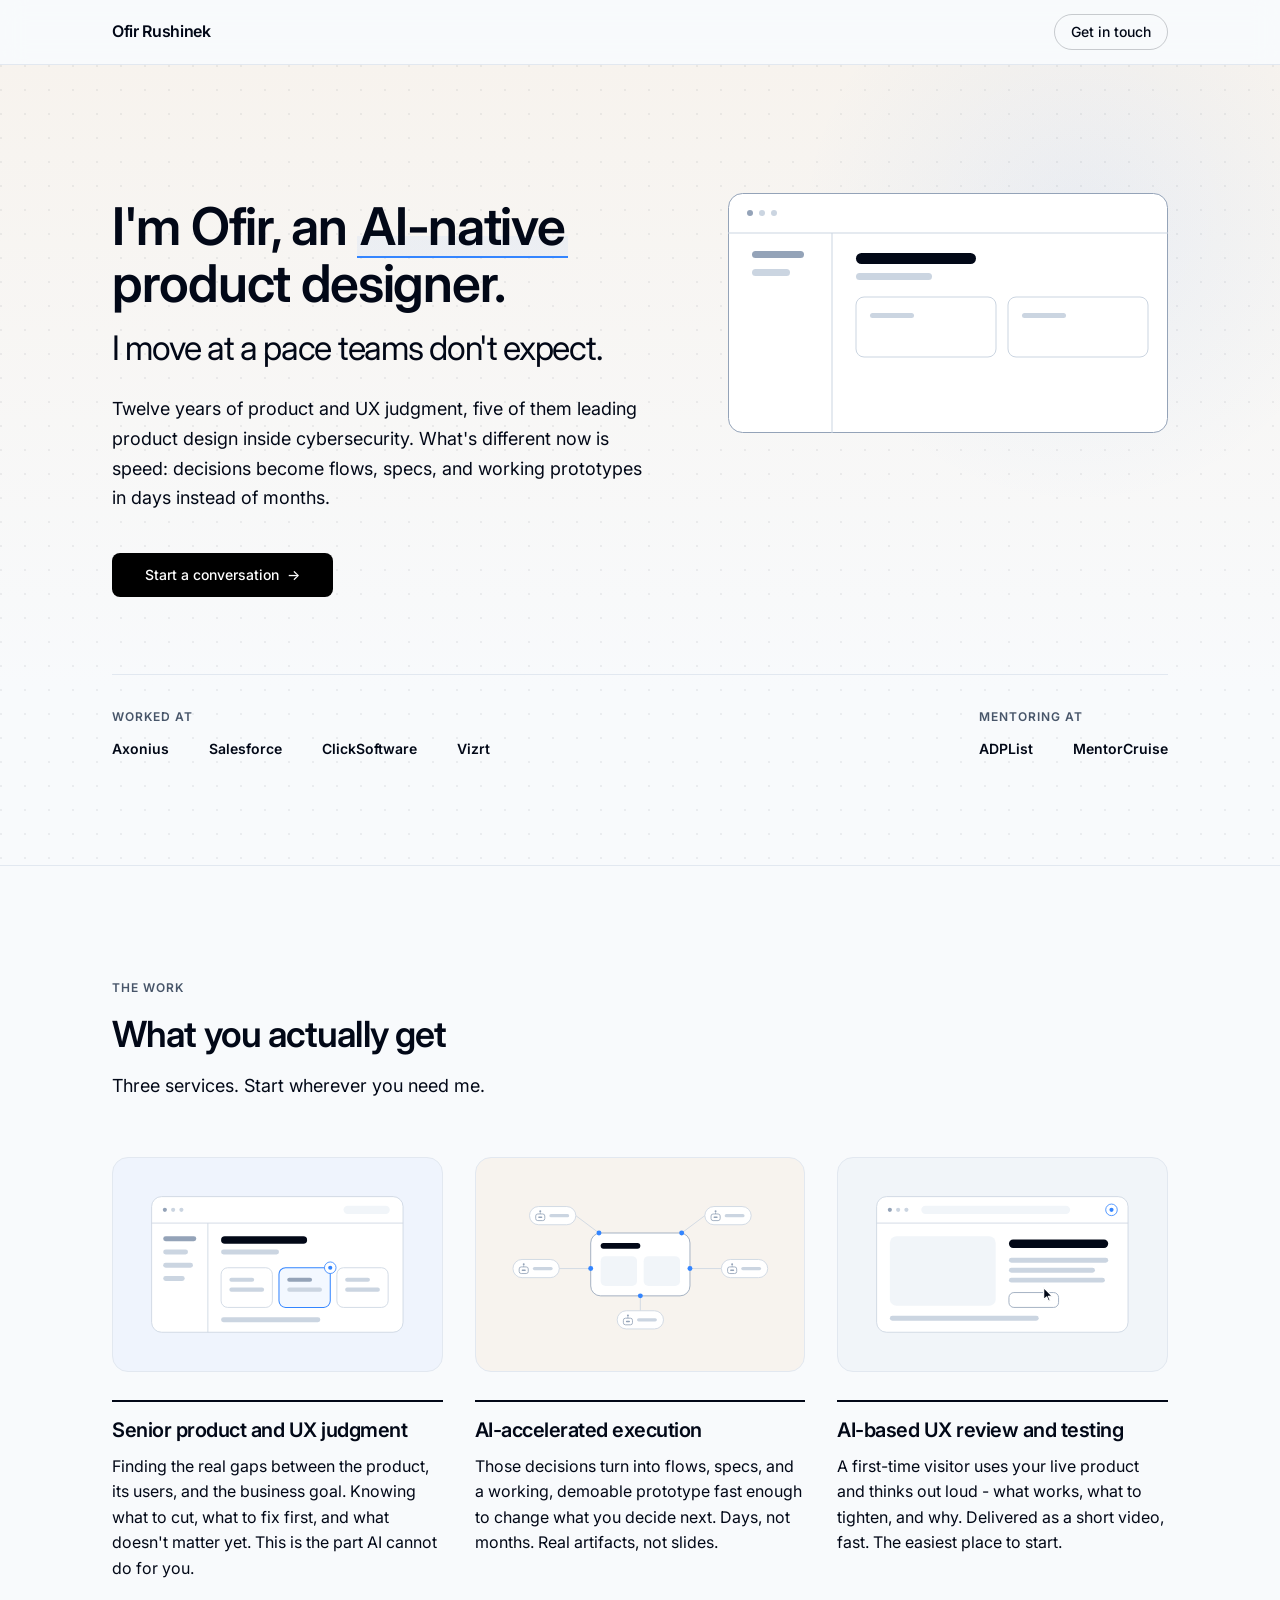
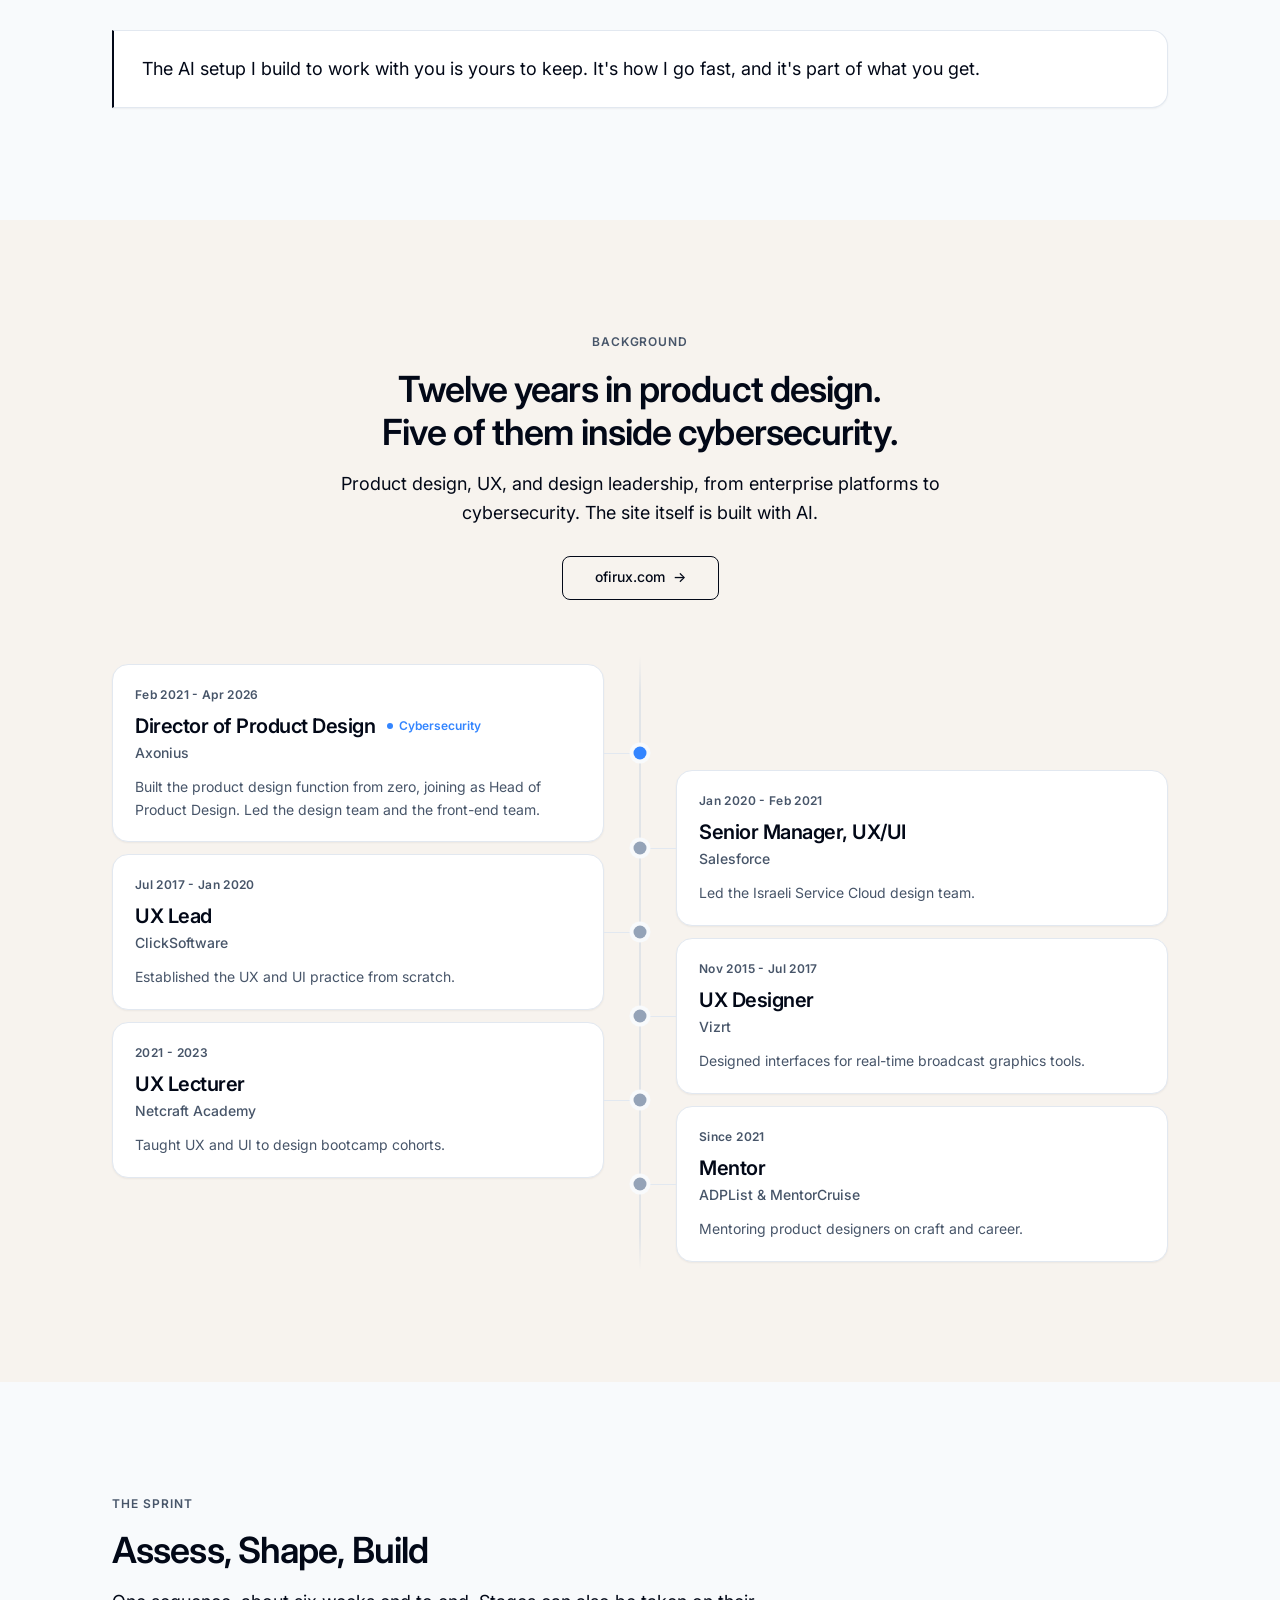
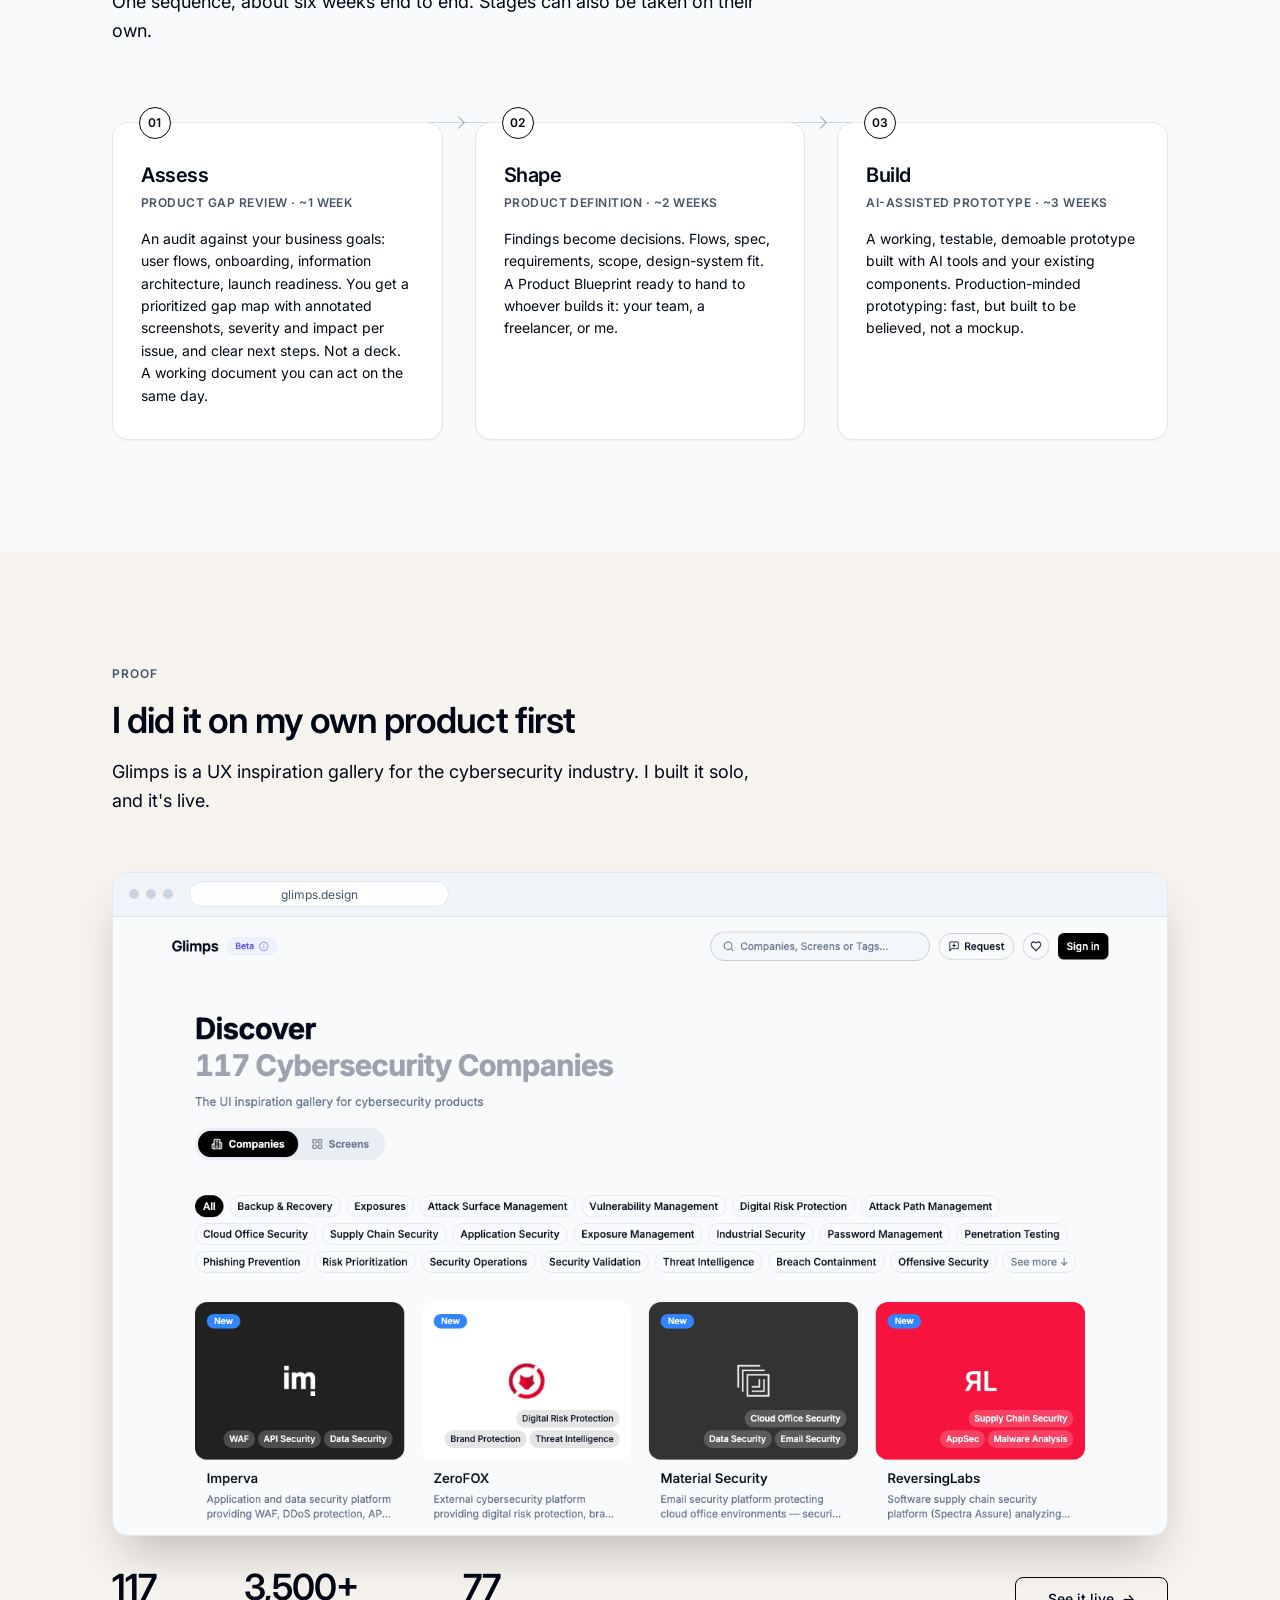
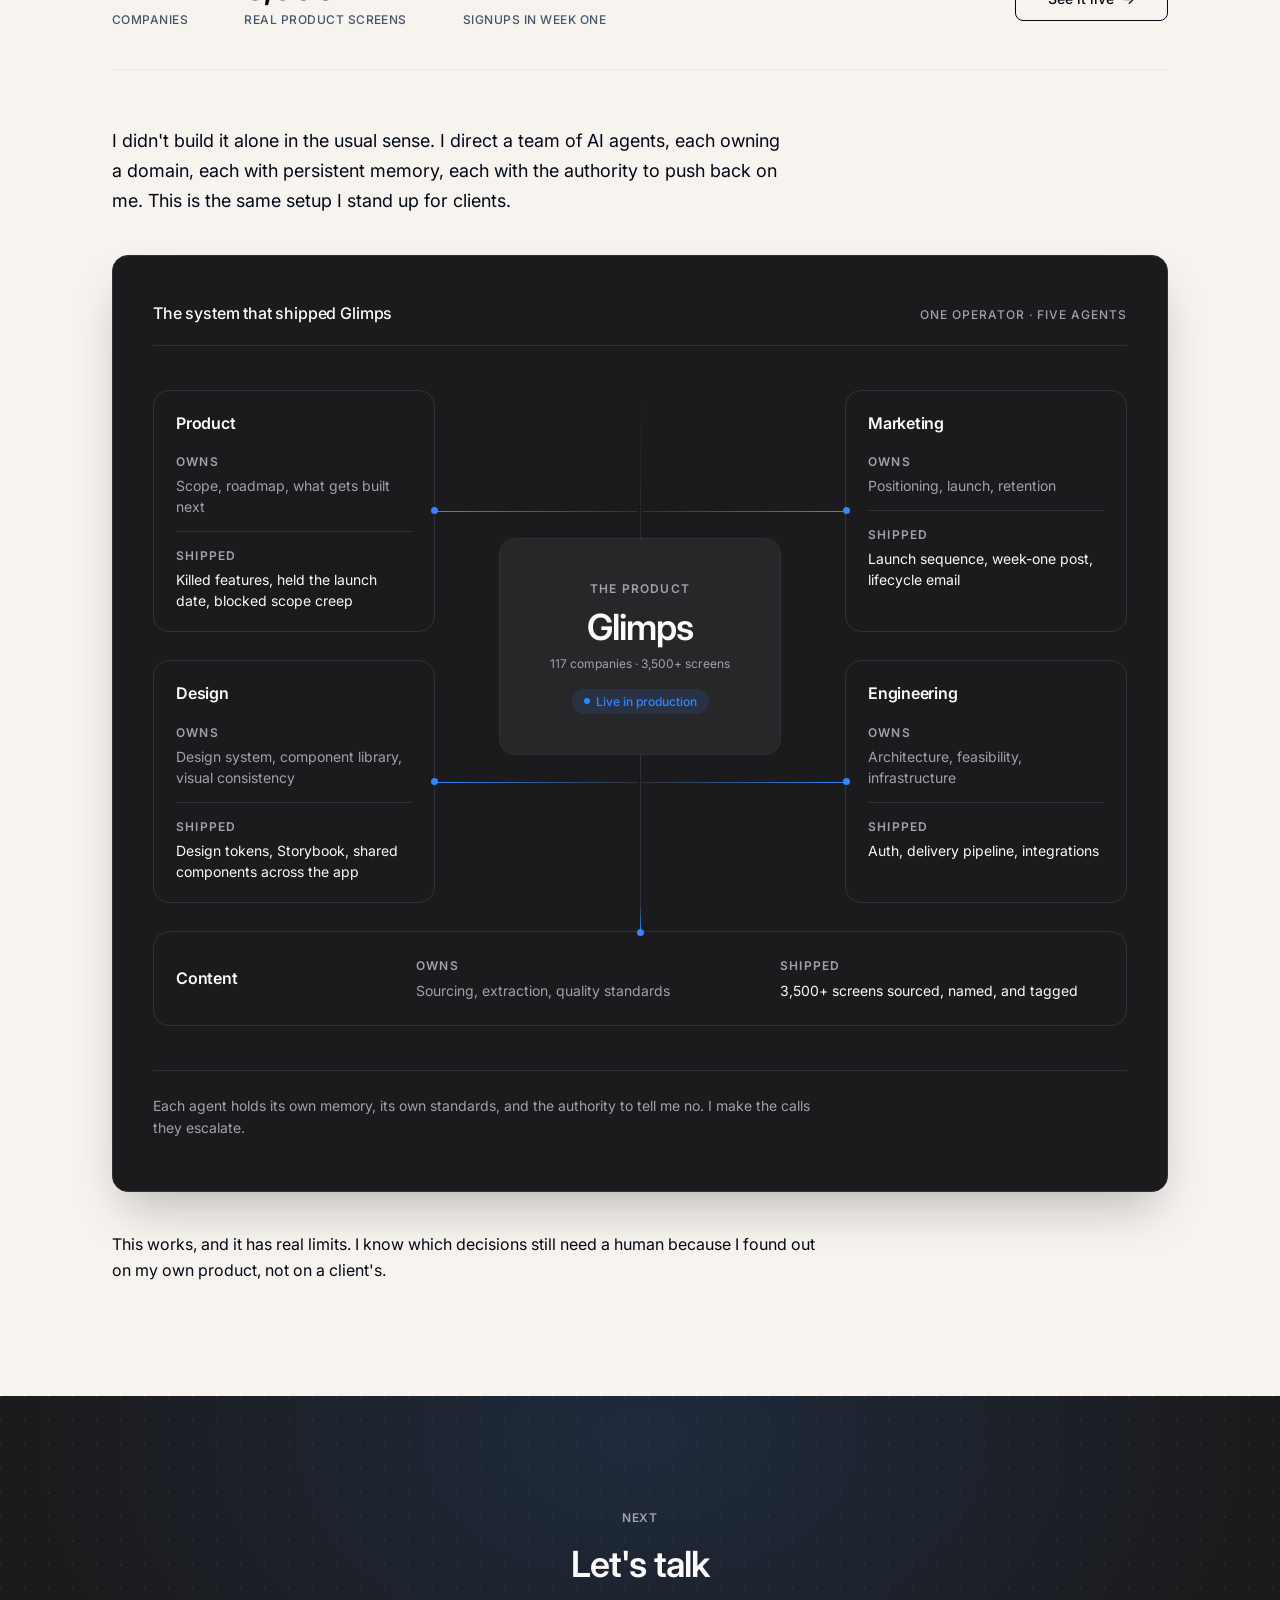
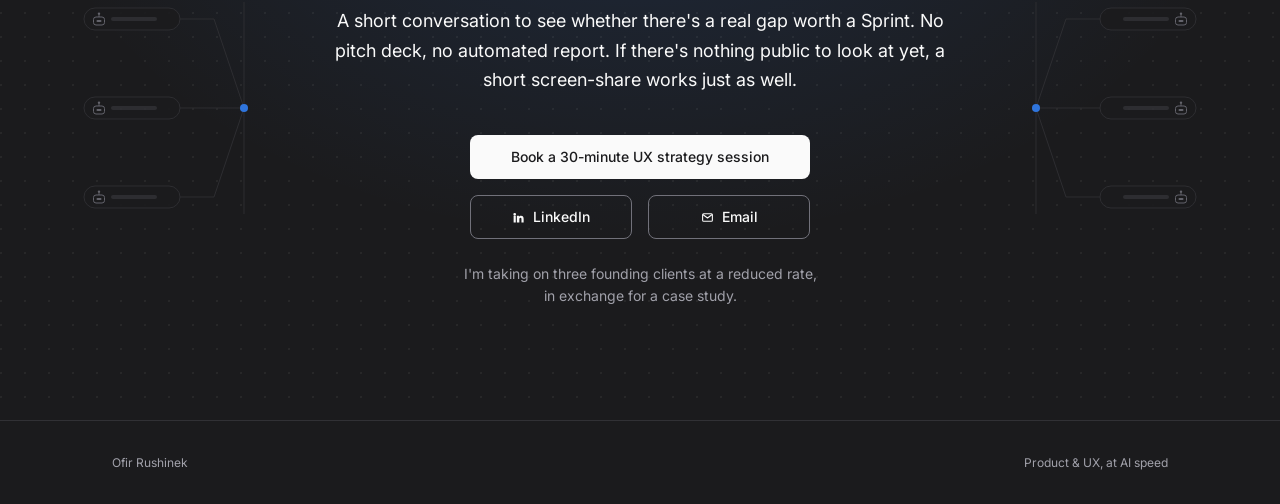
<file: index.html>
<!DOCTYPE html>
<html lang="en">
<head>
<meta charset="UTF-8">
<meta name="viewport" content="width=device-width, initial-scale=1.0">
<meta name="robots" content="noindex, nofollow">
<title>Ofir Rushinek - AI Product Acceleration</title>
<meta name="description" content="A product design leader with twelve years of experience, five of them inside cybersecurity. Senior product and UX judgment, executed at AI speed. Assess, shape, and build your product forward in weeks, not months.">
<meta name="theme-color" content="#F8FAFC">
<link rel="preconnect" href="https://fonts.googleapis.com">
<link rel="preconnect" href="https://fonts.gstatic.com" crossorigin>
<!-- Inter: the Glimps design system typeface (design-system.md, sec. 2.1) -->
<link href="https://fonts.googleapis.com/css2?family=Inter:wght@400;500;600&display=swap" rel="stylesheet">
<link rel="stylesheet" href="styles.css?v=202607281529">
</head>
<body>

<!-- ==========================================================================
     SPRITE - the one agent mark, defined once and referenced everywhere.
     Round 4: Ofir asked for the surrounding nodes on the "AI-accelerated
     execution" art to read as agents rather than floating labels. Rather than
     drawing a different glyph per place, one mark is defined here and <use>d
     by the hero animation's prompt rows, the pillar-2 art, the third door
     illustration and the contact close. Deliberately geometric: a rounded
     head with a centred bar and a single antenna dot. No eyes, no mascot.
     It inherits currentColor, so each surface sets its own value in CSS.
     ========================================================================== -->
<svg class="sprite" width="0" height="0" aria-hidden="true" focusable="false"><defs>
  <g id="agent-mark">
    <circle cx="6" cy="1.2" r="1.2" fill="currentColor"/>
    <path d="M6 2.6v1.9" stroke="currentColor"/>
    <rect x="0.5" y="4.5" width="11" height="8" rx="2.5" stroke="currentColor"/>
    <rect x="3.5" y="7.6" width="5" height="1.8" rx="0.9" fill="currentColor"/>
  </g>
</defs></svg>

<header class="site-header">
  <div class="wrap header-inner">
    <span class="wordmark">Ofir Rushinek</span>
    <a class="nav-cta" href="#contact">Get in touch</a>
  </div>
</header>

<main>

<!-- ==========================================================================
     HERO
     H1 (Ofir, round 6 - his name is now in the headline):
       I'm Ofir, an AI-native product designer.
       I move at a pace teams don't expect.
     The AI fragment stays wrapped in <em class="ai-mark"> - that highlight is
     how the AI signal is made visual without breaking the black-text rule.

     ROUND 6 - THE TWO SENTENCES ARE NO LONGER THE SAME SIZE. Sentence one is
     the identity statement and carries the focus; sentence two is the
     supporting claim and steps down to 0.65 of it. Still ONE h1 semantically:
     the step is applied to a <span>, not to a second element, so the outline
     is unchanged and a screen reader still reads one heading.
     The header wordmark already says "Ofir Rushinek", so "I'm Ofir" reads as
     an introduction rather than a repetition.
     ========================================================================== -->
<section class="hero">
  <div class="wrap hero-inner">

    <div class="hero-copy">
      <!-- The two <br> elements are load-bearing, not decoration. They break
           each sentence at a measured point instead of wherever the browser
           decides. (Chrome's text-wrap:balance silently gives up on any line
           containing an inline element, which is what produced the ragged
           one-word drop in round 1.)

           ROUND 6 - RE-MEASURED FROM SCRATCH. Round 4's numbers were taken
           against a 492px copy column and both sentences at 52px; the column
           is now 544px and sentence two is 0.65em. Nothing was reused.
           All widths below are Inter with the real -0.025em tracking, and
           every "fits" allows a further 6% for the fallback typeface.

           SENTENCE 1, weight 600, 52px. Whole: 15.934em = 829px, so it has to
           break inside a 544px column. Three candidate breaks were measured:
             after "AI-native"  440px / 380px   <- used
             after "an"         225px / 594px   (594px overflows 544px)
             after "Ofir,"      165px / 657px   (overflows)
           Only the first fits, and it is also the break round 4 already used,
           so the AI highlight still lands at the end of a line.
           440px + 6% = 466px inside 544px: 78px spare.

           SENTENCE 2, weight 400, 0.65em = 33.8px. Whole: 14.185em = 480px,
           +6% = 508px, which CLEARS the 544px column with 36px spare. So on
           a wide screen it is one unbroken line and the headline reads
           2 heavy lines + 1 light one - which is what makes the size step
           read as hierarchy rather than as two stanzas. Its break is
           therefore .hero-br-narrow: needed only below 620px, where the whole
           headline goes to four lines.

           If the headline copy changes, re-measure. Do not reuse these. -->
      <h1 class="hero-title">
        <span class="line">I'm Ofir, an <em class="ai-mark">AI-native</em><br class="hero-br"> product designer.</span>
        <span class="line line-2">I move at a pace<br class="hero-br-narrow"> teams don't expect.</span>
      </h1>

      <p class="hero-sub">Twelve years of product and UX judgment, five of them leading product design inside cybersecurity. What's different now is speed: decisions become flows, specs, and working prototypes in days instead of months.</p>

      <div class="hero-actions">
        <a class="btn btn-primary" href="#contact">Start a conversation <span class="arrow" aria-hidden="true">&rarr;</span></a>
      </div>
    </div>

    <!-- ----------------------------------------------------------------------
         THE HERO GRAPHIC (round 4). A product surface that rebuilds itself as
         direction is typed at it, on a continuous 14s loop.

         Sequence, three times per cycle: a prompt row fades in, its bars type
         on left to right, an accent hairline sweeps the surface, then the
         surface visibly responds. Beat 1 expands the title and adds navigation
         rows; beat 2 duplicates the tiles into a second row and drops their
         height; beat 3 shifts the column widths, flags one tile and adds a
         review pin. Then the prompts clear and the surface eases back to base.

         ROUND 5 - THE PROMPT ROWS CARRY NO LITERAL COPY. They were real
         sentences; they are now skeleton bars in the same rounded grey bar
         vocabulary the wireframe above already uses for its own content.
         Readable sentences invited the viewer to read and judge them, which
         pulled attention off the surface that is actually changing, and the
         surface is the entire point. Two bars per row, the second shorter, so
         a row reads as a wrapped instruction rather than as a progress bar.
         The agent mark stays: it is what identifies the row as direction
         arriving rather than as more wireframe.

         Pure CSS keyframes on inline SVG. No JavaScript, no library, no build
         step. Nothing that animates affects document layout: the SVG has a
         fixed intrinsic ratio and all three prompt rows are always in the flow
         at full height, only their opacity changes. So the loop cannot cause
         layout shift at any point.

         Reduced motion and print both get a static, fully composed final
         state - see the shared block at the end of styles.css section 5.

         The wireframe elements carry .bs (shared timing) plus one class per
         animated part, so the timeline is readable in one place in the CSS.
         --------------------------------------------------------------------- -->
    <!-- role="img" plus one label is the whole accessible name: the graphic is
         a single illustration, and its parts carry no information on their own.
         The label describes the MECHANIC, which is what the graphic argues, and
         it no longer quotes any sentence, because there are none to quote. -->
    <div class="hero-art" role="img"
         aria-label="An animated wireframe of a product screen. Three short instructions are typed at it in turn, and after each one the screen rebuilds itself: the heading grows, the tiles duplicate into a grid, the column widths shift, and one card is flagged for review.">

      <svg class="build-screen" viewBox="0 0 440 240" fill="none" xmlns="http://www.w3.org/2000/svg">
        <defs>
          <clipPath id="build-clip"><rect x="0" y="0" width="440" height="240" rx="14"/></clipPath>
        </defs>

        <rect x="0.5" y="0.5" width="439" height="239" rx="14" fill="var(--card)" stroke="var(--line-strong)"/>

        <!-- chrome -->
        <path d="M0 40h440" stroke="var(--line)"/>
        <circle cx="22" cy="20" r="3" fill="var(--line-strong)"/>
        <circle cx="34" cy="20" r="3" fill="var(--line)"/>
        <circle cx="46" cy="20" r="3" fill="var(--line)"/>
        <rect class="bs bs-chip" x="352" y="13" width="66" height="14" rx="7" fill="var(--tone-neutral)"/>

        <!-- navigation rail: two rows at rest, four after beat 1 -->
        <path d="M104 40v200" stroke="var(--line)"/>
        <rect x="24" y="58" width="52" height="7" rx="3.5" fill="var(--line-strong)"/>
        <rect x="24" y="76" width="38" height="7" rx="3.5" fill="var(--line)"/>
        <rect class="bs bs-rail-a" x="24" y="94" width="46" height="7" rx="3.5" fill="var(--line)"/>
        <rect class="bs bs-rail-b" x="24" y="112" width="32" height="7" rx="3.5" fill="var(--line)"/>

        <!-- heading block: expands on beat 1 -->
        <rect class="bs bs-title" x="128" y="60" width="120" height="11" rx="5.5" fill="var(--foreground)"/>
        <rect class="bs bs-sub" x="128" y="80" width="76" height="7" rx="3.5" fill="var(--line)"/>

        <!-- row one: present from the start. Widths shift on beat 3. -->
        <g class="bs-g1">
          <rect class="bs bs-t1" x="128" y="104" width="140" height="60" rx="8" stroke="var(--line)"/>
          <rect x="142" y="120" width="44" height="5" rx="2.5" fill="var(--line)"/>
        </g>
        <g class="bs bs-g2">
          <rect class="bs bs-t2" x="280" y="104" width="140" height="60" rx="8" stroke="var(--line)"/>
          <rect x="294" y="120" width="44" height="5" rx="2.5" fill="var(--line)"/>
        </g>

        <!-- row two: duplicated in on beat 2 -->
        <g class="bs bs-g3">
          <rect class="bs bs-t3" x="128" y="168" width="140" height="52" rx="8" stroke="var(--line)"/>
          <rect x="142" y="184" width="44" height="5" rx="2.5" fill="var(--line)"/>
        </g>
        <g class="bs bs-g4">
          <rect class="bs bs-t4" x="280" y="168" width="140" height="52" rx="8" stroke="var(--line)"/>
          <rect x="294" y="184" width="44" height="5" rx="2.5" fill="var(--line)"/>
        </g>

        <!-- review pin: the same mark the pillar-1 art already uses -->
        <g class="bs bs-pin">
          <circle cx="420" cy="168" r="8" fill="var(--card)" stroke="var(--accent)"/>
          <circle cx="420" cy="168" r="3" fill="var(--accent)"/>
        </g>

        <!-- the "thinking" beat: one accent hairline sweeping the surface -->
        <g clip-path="url(#build-clip)">
          <rect class="bs bs-scan" x="1" y="41" width="438" height="2" fill="var(--accent)"/>
        </g>
      </svg>

      <!-- aria-hidden because the parent already carries the full description.
           Without it a screen reader can still reach a three item list whose
           items have no text, which is worse than silence. -->
      <ul class="build-prompts" aria-hidden="true">
        <li class="bs build-prompt bp1">
          <svg class="agent-mark" viewBox="0 0 12 13" fill="none"><use href="#agent-mark"/></svg>
          <span class="bp-lines"><i class="bs bp-bar bt1a"></i><i class="bs bp-bar bt1b"></i></span>
        </li>
        <li class="bs build-prompt bp2">
          <svg class="agent-mark" viewBox="0 0 12 13" fill="none"><use href="#agent-mark"/></svg>
          <span class="bp-lines"><i class="bs bp-bar bt2a"></i><i class="bs bp-bar bt2b"></i></span>
        </li>
        <li class="bs build-prompt bp3">
          <svg class="agent-mark" viewBox="0 0 12 13" fill="none"><use href="#agent-mark"/></svg>
          <span class="bp-lines"><i class="bs bp-bar bt3a"></i><i class="bs bp-bar bt3b"></i></span>
        </li>
      </ul>
    </div>

    <!-- Glance-level credibility. The substance lives in the Background
         section further down; this strip only has to answer "who is this".
         It spans the full width beneath both hero columns, because three
         inline credentials cannot hold together in one column (492px in round
         4, 544px after round 6 widened the copy - still not enough). -->
    <div class="cred-bar">
      <div class="cred-group">
        <p class="eyebrow cred-label">Worked at</p>
        <ul class="cred-list">
          <li><strong>Axonius</strong></li>
          <li><strong>Salesforce</strong></li>
          <li><strong>ClickSoftware</strong></li>
          <li><strong>Vizrt</strong></li>
        </ul>
      </div>
      <div class="cred-group">
        <p class="eyebrow cred-label">Mentoring at</p>
        <ul class="cred-list">
          <li><strong>ADPList</strong></li>
          <li><strong>MentorCruise</strong></li>
        </ul>
      </div>
    </div>
  </div>
</section>

<!-- ==========================================================================
     PILLARS
     ========================================================================== -->
<section class="section pillars">
  <div class="wrap">
    <div class="section-head">
      <p class="eyebrow">The work</p>
      <h2>What you actually get</h2>
      <p class="section-sub">Three services. Start wherever you need me.</p>
    </div>

    <div class="pillar-grid">

      <div class="pillar">
        <!-- Art 1: a product screen with its elements, one flagged.
             This is the judgment layer: seeing what is actually wrong on the screen. -->
        <div class="pillar-art art-cool">
          <svg viewBox="0 0 320 180" fill="none" xmlns="http://www.w3.org/2000/svg" role="img" aria-label="Abstract wireframe of a product screen with one element flagged for review">
            <rect x="8" y="8" width="304" height="164" rx="12" fill="var(--card)" stroke="var(--line)"/>
            <path d="M8 40h304" stroke="var(--line)"/>
            <circle cx="24" cy="24" r="2.5" fill="var(--line-strong)"/>
            <circle cx="34" cy="24" r="2.5" fill="var(--line)"/>
            <circle cx="44" cy="24" r="2.5" fill="var(--line)"/>
            <rect x="240" y="19" width="56" height="10" rx="5" fill="var(--tone-neutral)"/>

            <path d="M76 40v132" stroke="var(--line)"/>
            <rect x="22" y="56" width="40" height="6" rx="3" fill="var(--line-strong)"/>
            <rect x="22" y="72" width="30" height="6" rx="3" fill="var(--line)"/>
            <rect x="22" y="88" width="36" height="6" rx="3" fill="var(--line)"/>
            <rect x="22" y="104" width="26" height="6" rx="3" fill="var(--line)"/>

            <rect x="92" y="56" width="104" height="9" rx="4.5" fill="var(--foreground)"/>
            <rect x="92" y="72" width="70" height="6" rx="3" fill="var(--line)"/>

            <rect x="92" y="94" width="62" height="48" rx="8" stroke="var(--line)"/>
            <rect x="102" y="106" width="30" height="5" rx="2.5" fill="var(--line)"/>
            <rect x="102" y="118" width="42" height="5" rx="2.5" fill="var(--line)"/>

            <rect x="162" y="94" width="62" height="48" rx="8" stroke="var(--accent)" stroke-width="1.25" fill="var(--accent-wash)"/>
            <rect x="172" y="106" width="30" height="5" rx="2.5" fill="var(--line-strong)"/>
            <rect x="172" y="118" width="42" height="5" rx="2.5" fill="var(--line)"/>

            <rect x="232" y="94" width="62" height="48" rx="8" stroke="var(--line)"/>
            <rect x="242" y="106" width="30" height="5" rx="2.5" fill="var(--line)"/>
            <rect x="242" y="118" width="42" height="5" rx="2.5" fill="var(--line)"/>

            <rect x="92" y="154" width="120" height="6" rx="3" fill="var(--line)"/>

            <circle cx="224" cy="94" r="7" fill="var(--card)" stroke="var(--accent)"/>
            <circle cx="224" cy="94" r="2.5" fill="var(--accent)"/>
          </svg>
        </div>
        <h3>Senior product and UX judgment</h3>
        <p>Finding the real gaps between the product, its users, and the business goal. Knowing what to cut, what to fix first, and what doesn't matter yet. This is the part AI cannot do for you.</p>
      </div>

      <div class="pillar">
        <!-- Art 2: one whole product surface, with agents working around it.
             Round 4: each surrounding node now carries the shared agent mark
             (see the sprite at the top of the file) in place of the anonymous
             dot it used to have, so the nodes read as agents acting on the
             product rather than as floating labels. The pills grew from
             44x16 to 56x22 to hold the mark at a legible size; the product
             surface and all five accent connector dots are unchanged, so the
             spoke geometry is exactly as it was. -->
        <div class="pillar-art art-warm">
          <svg viewBox="0 0 320 180" fill="none" xmlns="http://www.w3.org/2000/svg" role="img" aria-label="Abstract diagram of a single product surface with five agents connected around it">
            <path d="M82 31 110 52M238 31 210 52M62 95h38M258 95h-38M160 146v-18" stroke="var(--line)"/>

            <rect x="100" y="52" width="120" height="76" rx="12" fill="var(--card)" stroke="var(--line-strong)"/>
            <rect x="112" y="64" width="48" height="7" rx="3.5" fill="var(--foreground)"/>
            <rect x="112" y="80" width="44" height="36" rx="6" fill="var(--tone-neutral)"/>
            <rect x="164" y="80" width="44" height="36" rx="6" fill="var(--tone-neutral)"/>

            <circle cx="110" cy="52" r="3" fill="var(--accent)"/>
            <circle cx="210" cy="52" r="3" fill="var(--accent)"/>
            <circle cx="100" cy="95" r="3" fill="var(--accent)"/>
            <circle cx="220" cy="95" r="3" fill="var(--accent)"/>
            <circle cx="160" cy="128" r="3" fill="var(--accent)"/>

            <g>
              <rect x="26" y="20" width="56" height="22" rx="11" fill="var(--card)" stroke="var(--line)"/>
              <use href="#agent-mark" x="33" y="24.5"/>
              <rect x="50" y="29" width="24" height="4" rx="2" fill="var(--line)"/>
            </g>
            <g>
              <rect x="238" y="20" width="56" height="22" rx="11" fill="var(--card)" stroke="var(--line)"/>
              <use href="#agent-mark" x="245" y="24.5"/>
              <rect x="262" y="29" width="24" height="4" rx="2" fill="var(--line)"/>
            </g>
            <g>
              <rect x="6" y="84" width="56" height="22" rx="11" fill="var(--card)" stroke="var(--line)"/>
              <use href="#agent-mark" x="13" y="88.5"/>
              <rect x="30" y="93" width="24" height="4" rx="2" fill="var(--line)"/>
            </g>
            <g>
              <rect x="258" y="84" width="56" height="22" rx="11" fill="var(--card)" stroke="var(--line)"/>
              <use href="#agent-mark" x="265" y="88.5"/>
              <rect x="282" y="93" width="24" height="4" rx="2" fill="var(--line)"/>
            </g>
            <g>
              <rect x="132" y="146" width="56" height="22" rx="11" fill="var(--card)" stroke="var(--line)"/>
              <use href="#agent-mark" x="139" y="150.5"/>
              <rect x="156" y="155" width="24" height="4" rx="2" fill="var(--line)"/>
            </g>
          </svg>
        </div>
        <h3>AI-accelerated execution</h3>
        <p>Those decisions turn into flows, specs, and a working, demoable prototype fast enough to change what you decide next. Days, not months. Real artifacts, not slides.</p>
      </div>

      <div class="pillar">
        <!-- Art 3: the same browser-frame motif as art 1 (frame + chrome bar +
             three window dots + URL chip), now showing a live product being
             walked through and recorded. Two actors are added on top of the
             shared frame: the visitor's cursor hovering the primary action, and
             a record indicator in the chrome - the exact accent pin motif
             (r7 --card ring + r2.5 --accent dot) that flags the reviewed tile in
             art 1, reused here as the "live / recording" light. Accent is the
             one tint, as on the other two cards; the panel takes the third
             existing surface token, --tone-neutral. -->
        <div class="pillar-art art-neutral">
          <svg viewBox="0 0 320 180" fill="none" xmlns="http://www.w3.org/2000/svg" role="img" aria-label="Abstract browser window of a live product being recorded, with a cursor hovering an action and a record indicator in the chrome">
            <rect x="8" y="8" width="304" height="164" rx="12" fill="var(--card)" stroke="var(--line)"/>
            <path d="M8 40h304" stroke="var(--line)"/>
            <circle cx="24" cy="24" r="2.5" fill="var(--line-strong)"/>
            <circle cx="34" cy="24" r="2.5" fill="var(--line)"/>
            <circle cx="44" cy="24" r="2.5" fill="var(--line)"/>
            <rect x="62" y="19" width="180" height="10" rx="5" fill="var(--tone-neutral)"/>

            <circle cx="292" cy="24" r="7" fill="var(--card)" stroke="var(--accent)"/>
            <circle cx="292" cy="24" r="2.5" fill="var(--accent)"/>

            <rect x="24" y="56" width="128" height="84" rx="8" fill="var(--tone-neutral)"/>
            <rect x="168" y="60" width="120" height="10" rx="5" fill="var(--foreground)"/>
            <rect x="168" y="82" width="120" height="6" rx="3" fill="var(--line)"/>
            <rect x="168" y="94" width="104" height="6" rx="3" fill="var(--line)"/>
            <rect x="168" y="106" width="116" height="6" rx="3" fill="var(--line)"/>
            <rect x="168" y="124" width="60" height="18" rx="6" stroke="var(--line-strong)"/>
            <rect x="24" y="152" width="180" height="6" rx="3" fill="var(--line)"/>

            <path d="M210 118 210 132.6 213.6 129.2 215.9 134.5 218 133.6 215.7 128.5 220.5 128.5Z" fill="var(--foreground)" stroke="var(--card)" stroke-width="1.4" stroke-linejoin="round"/>
          </svg>
        </div>
        <h3>AI-based UX review and testing</h3>
        <p>A first-time visitor uses your live product and thinks out loud - what works, what to tighten, and why. Delivered as a short video, fast. The easiest place to start.</p>
      </div>

    </div>

    <p class="note">The AI setup I build to work with you is yours to keep. It's how I go fast, and it's part of what you get.</p>
  </div>
</section>

<!-- ==========================================================================
     BACKGROUND
     Placed directly after the pillars on purpose. Pillar 1 makes the claim
     ("senior product and UX judgment... the part AI cannot do for you"); this
     section is what makes that claim true, and it lands well before Proof.
     Leads on cybersecurity: a design leader who spent five years inside the
     industry is the sharpest single fact on the page for a cyber founder.
     Every figure here is verified. Do not add anything that isn't.
     ========================================================================== -->
<section class="section background">
  <div class="wrap">
    <div class="section-head bg-head">
      <p class="eyebrow">Background</p>
      <h2><span class="line">Twelve years in product design.</span> <span class="line">Five of them inside cybersecurity.</span></h2>
      <p class="section-sub">Product design, UX, and design leadership, from enterprise platforms to cybersecurity. The site itself is built with AI.</p>
      <a class="btn btn-secondary bg-head-btn" href="https://ofirux.com" target="_blank" rel="noopener noreferrer">ofirux.com <span class="arrow" aria-hidden="true">&rarr;</span></a>
    </div>

    <!-- Centred career timeline. Entries alternate left/right on one spine;
         each is a card with date, role, company and a line of detail (the
         richness of the ofirux.com timeline, in this page's card language).
         Collapses to a left rail below 720px. -->
    <ol class="tl">
      <li class="tl-item tl-left tl-cyber">
        <div class="tl-card">
          <span class="tl-date">Feb 2021 - Apr 2026</span>
          <div class="tl-headrow">
            <h3 class="tl-role">Director of Product Design</h3>
            <span class="tl-tag">Cybersecurity</span>
          </div>
          <span class="tl-company">Axonius</span>
          <p class="tl-desc">Built the product design function from zero, joining as Head of Product Design. Led the design team and the front-end team.</p>
        </div>
      </li>
      <li class="tl-item tl-right">
        <div class="tl-card">
          <span class="tl-date">Jan 2020 - Feb 2021</span>
          <div class="tl-headrow"><h3 class="tl-role">Senior Manager, UX/UI</h3></div>
          <span class="tl-company">Salesforce</span>
          <p class="tl-desc">Led the Israeli Service Cloud design team.</p>
        </div>
      </li>
      <li class="tl-item tl-left">
        <div class="tl-card">
          <span class="tl-date">Jul 2017 - Jan 2020</span>
          <div class="tl-headrow"><h3 class="tl-role">UX Lead</h3></div>
          <span class="tl-company">ClickSoftware</span>
          <p class="tl-desc">Established the UX and UI practice from scratch.</p>
        </div>
      </li>
      <li class="tl-item tl-right">
        <div class="tl-card">
          <span class="tl-date">Nov 2015 - Jul 2017</span>
          <div class="tl-headrow"><h3 class="tl-role">UX Designer</h3></div>
          <span class="tl-company">Vizrt</span>
          <p class="tl-desc">Designed interfaces for real-time broadcast graphics tools.</p>
        </div>
      </li>
      <li class="tl-item tl-left">
        <div class="tl-card">
          <span class="tl-date">2021 - 2023</span>
          <div class="tl-headrow"><h3 class="tl-role">UX Lecturer</h3></div>
          <span class="tl-company">Netcraft Academy</span>
          <p class="tl-desc">Taught UX and UI to design bootcamp cohorts.</p>
        </div>
      </li>
      <li class="tl-item tl-right">
        <div class="tl-card">
          <span class="tl-date">Since 2021</span>
          <div class="tl-headrow"><h3 class="tl-role">Mentor</h3></div>
          <span class="tl-company">ADPList &amp; MentorCruise</span>
          <p class="tl-desc">Mentoring product designers on craft and career.</p>
        </div>
      </li>
    </ol>
  </div>
</section>

<!-- ==========================================================================
     THE SPRINT - reads left to right on desktop, top to bottom on mobile
     ========================================================================== -->
<section class="section offer">
  <div class="wrap">
    <div class="section-head">
      <p class="eyebrow">The sprint</p>
      <h2>Assess, Shape, Build</h2>
      <p class="section-sub">One sequence, about six weeks end to end. Stages can also be taken on their own.</p>
    </div>

    <ol class="stage-grid">
      <li class="stage">
        <span class="stage-num">01</span>
        <h3>Assess</h3>
        <p class="stage-tag">Product Gap Review &middot; ~1 week</p>
        <p class="stage-body">An audit against your business goals: user flows, onboarding, information architecture, launch readiness. You get a prioritized gap map with annotated screenshots, severity and impact per issue, and clear next steps. Not a deck. A working document you can act on the same day.</p>
      </li>
      <li class="stage">
        <span class="stage-num">02</span>
        <h3>Shape</h3>
        <p class="stage-tag">Product Definition &middot; ~2 weeks</p>
        <p class="stage-body">Findings become decisions. Flows, spec, requirements, scope, design-system fit. A Product Blueprint ready to hand to whoever builds it: your team, a freelancer, or me.</p>
      </li>
      <li class="stage">
        <span class="stage-num">03</span>
        <h3>Build</h3>
        <p class="stage-tag">AI-Assisted Prototype &middot; ~3 weeks</p>
        <p class="stage-body">A working, testable, demoable prototype built with AI tools and your existing components. Production-minded prototyping: fast, but built to be believed, not a mockup.</p>
      </li>
    </ol>
  </div>
</section>

<!-- ==========================================================================
     PROOF
     ========================================================================== -->
<section class="section proof">
  <div class="wrap">
    <div class="section-head">
      <p class="eyebrow">Proof</p>
      <h2>I did it on my own product first</h2>
      <p class="section-sub">Glimps is a UX inspiration gallery for the cybersecurity industry. I built it solo, and it's live.</p>
    </div>

    <!-- Live product screenshot, framed as a browser window. -->
    <figure class="browser">
      <div class="browser-bar" aria-hidden="true">
        <span class="browser-dots"><i></i><i></i><i></i></span>
        <span class="browser-url">glimps.design</span>
      </div>
      <div class="browser-shot">
        <img src="assets/glimps-home.png" width="1440" height="900" loading="lazy" decoding="async"
             alt="The Glimps homepage, showing a searchable gallery of 117 cybersecurity companies with filter tags and product screen cards.">
      </div>
    </figure>

    <div class="proof-stats">
      <dl class="stats">
        <div class="stat"><dt>Companies</dt><dd>117</dd></div>
        <div class="stat"><dt>Real product screens</dt><dd>3,500+</dd></div>
        <div class="stat"><dt>Signups in week one</dt><dd>77</dd></div>
      </dl>
      <a class="btn btn-secondary" href="https://glimps.design" target="_blank" rel="noopener noreferrer">See it live <span class="arrow" aria-hidden="true">&rarr;</span></a>
    </div>

    <p class="proof-lead">I didn't build it alone in the usual sense. I direct a team of AI agents, each owning a domain, each with persistent memory, each with the authority to push back on me. This is the same setup I stand up for clients.</p>

    <!-- Agent system diagram.
         Uses the Glimps "Dark Overlay Surface" pattern (design-system.md sec. 3):
         --modal-* token family, 16px radius, shadow-2xl.
         Desktop: hub and spoke. Below 960px: vertical spine. -->
    <figure class="agent-map">
      <figcaption class="map-caption">
        <h3>The system that shipped Glimps</h3>
        <span>One operator &middot; five agents</span>
      </figcaption>

      <div class="map-grid">

        <div class="map-rail" aria-hidden="true"></div>

        <div class="map-hub">
          <span class="hub-label">The product</span>
          <span class="hub-name">Glimps</span>
          <span class="hub-meta">117 companies &middot; 3,500+ screens</span>
          <span class="hub-badge">Live in production</span>
        </div>

        <article class="node n1">
          <span class="node-role">Product</span>
          <dl>
            <dt>Owns</dt>
            <dd>Scope, roadmap, what gets built next</dd>
            <dt class="shipped">Shipped</dt>
            <dd>Killed features, held the launch date, blocked scope creep</dd>
          </dl>
        </article>

        <article class="node n2">
          <span class="node-role">Design</span>
          <dl>
            <dt>Owns</dt>
            <dd>Design system, component library, visual consistency</dd>
            <dt class="shipped">Shipped</dt>
            <dd>Design tokens, Storybook, shared components across the app</dd>
          </dl>
        </article>

        <article class="node n3">
          <span class="node-role">Content</span>
          <dl>
            <dt>Owns</dt>
            <dd>Sourcing, extraction, quality standards</dd>
            <dt class="shipped">Shipped</dt>
            <dd>3,500+ screens sourced, named, and tagged</dd>
          </dl>
        </article>

        <article class="node n4">
          <span class="node-role">Marketing</span>
          <dl>
            <dt>Owns</dt>
            <dd>Positioning, launch, retention</dd>
            <dt class="shipped">Shipped</dt>
            <dd>Launch sequence, week-one post, lifecycle email</dd>
          </dl>
        </article>

        <article class="node n5">
          <span class="node-role">Engineering</span>
          <dl>
            <dt>Owns</dt>
            <dd>Architecture, feasibility, infrastructure</dd>
            <dt class="shipped">Shipped</dt>
            <dd>Auth, delivery pipeline, integrations</dd>
          </dl>
        </article>

      </div>

      <p class="map-foot"><span>Each agent holds its own memory, its own standards, and the authority to tell me no. I make the calls they escalate.</span></p>
    </figure>

    <p class="proof-close">This works, and it has real limits. I know which decisions still need a human because I found out on my own product, not on a client's.</p>
  </div>
</section>

<!-- ==========================================================================
     CONTACT - full-bleed dark close, Dark Overlay Surface token family
     ========================================================================== -->
<section class="section contact" id="contact">
  <!-- Two agent clusters flanking the invitation. Same node vocabulary as the
       pillar art and the proof diagram, placed in the outer margins so it can
       never collide with the copy. Hidden below 1120px. -->
  <div class="contact-motif" aria-hidden="true">
    <svg class="motif-side motif-l" viewBox="0 0 200 260" fill="none" xmlns="http://www.w3.org/2000/svg">
      <path d="M180 24v212" stroke="var(--modal-border)"/>
      <path d="M116 41h34l30 89M116 130h64M116 219h34l30-89" stroke="var(--modal-border)"/>
      <circle cx="180" cy="130" r="4" fill="var(--accent)"/>
      <rect x="20" y="30" width="96" height="22" rx="11" stroke="var(--modal-border)" fill="var(--modal-bg)"/>
      <use href="#agent-mark" x="29" y="34.5"/>
      <rect x="47" y="39" width="46" height="4" rx="2" fill="var(--modal-border)"/>
      <rect x="20" y="119" width="96" height="22" rx="11" stroke="var(--modal-border)" fill="var(--modal-bg)"/>
      <use href="#agent-mark" x="29" y="123.5"/>
      <rect x="47" y="128" width="46" height="4" rx="2" fill="var(--modal-border)"/>
      <rect x="20" y="208" width="96" height="22" rx="11" stroke="var(--modal-border)" fill="var(--modal-bg)"/>
      <use href="#agent-mark" x="29" y="212.5"/>
      <rect x="47" y="217" width="46" height="4" rx="2" fill="var(--modal-border)"/>
    </svg>
    <svg class="motif-side motif-r" viewBox="0 0 200 260" fill="none" xmlns="http://www.w3.org/2000/svg">
      <path d="M180 24v212" stroke="var(--modal-border)"/>
      <path d="M116 41h34l30 89M116 130h64M116 219h34l30-89" stroke="var(--modal-border)"/>
      <circle cx="180" cy="130" r="4" fill="var(--accent)"/>
      <rect x="20" y="30" width="96" height="22" rx="11" stroke="var(--modal-border)" fill="var(--modal-bg)"/>
      <use href="#agent-mark" x="29" y="34.5"/>
      <rect x="47" y="39" width="46" height="4" rx="2" fill="var(--modal-border)"/>
      <rect x="20" y="119" width="96" height="22" rx="11" stroke="var(--modal-border)" fill="var(--modal-bg)"/>
      <use href="#agent-mark" x="29" y="123.5"/>
      <rect x="47" y="128" width="46" height="4" rx="2" fill="var(--modal-border)"/>
      <rect x="20" y="208" width="96" height="22" rx="11" stroke="var(--modal-border)" fill="var(--modal-bg)"/>
      <use href="#agent-mark" x="29" y="212.5"/>
      <rect x="47" y="217" width="46" height="4" rx="2" fill="var(--modal-border)"/>
    </svg>
  </div>

  <div class="wrap wrap-narrow contact-inner">
    <p class="eyebrow">Next</p>
    <h2>Let's talk</h2>
    <p class="contact-body">A short conversation to see whether there's a real gap worth a Sprint. No pitch deck, no automated report. If there's nothing public to look at yet, a short screen-share works just as well.</p>
    <!-- Booking is PRIMARY (btn-invert, the solid white variant on the dark
         surface), on its own row. Beneath it, TWO SECONDARY outline buttons
         (btn-secondary, recoloured for the dark surface in CSS): LinkedIn and
         Email, both using the same outline vocabulary + external target/rel the
         page's other external links use (ofirux.com, glimps.design). -->
    <div class="contact-actions">
      <!-- BOOKING LINK (PRIMARY): Calendly booking, the loud solid white action. -->
      <a class="btn btn-invert" href="https://calendly.com/ofir-rushinek/productlab" target="_blank" rel="noopener">Book a 30-minute UX strategy session</a>
      <!-- Two SECONDARY actions in a row beneath: LinkedIn + Email.
           CONTACT EMAIL: switch to ofir@pixelsperson.com here (href) once the mailbox is activated. -->
      <div class="contact-secondary">
        <a class="btn btn-secondary" href="https://www.linkedin.com/in/ofirr/" target="_blank" rel="noopener noreferrer"><svg class="btn-ico" viewBox="0 0 24 24" fill="currentColor" aria-hidden="true"><path d="M4.98 3.5a2.5 2.5 0 1 1 0 5 2.5 2.5 0 0 1 0-5zM3 8.98h4V21H3zM9 8.98h3.83v1.64h.05c.53-1 1.84-2.06 3.79-2.06 4.05 0 4.8 2.67 4.8 6.14V21h-4v-5.44c0-1.3-.02-2.97-1.81-2.97-1.81 0-2.09 1.41-2.09 2.87V21H9z"/></svg>LinkedIn</a>
        <a class="btn btn-secondary" href="mailto:ofir.rushinek@gmail.com?subject=AI%20Product%20Acceleration%20Sprint"><svg class="btn-ico" viewBox="0 0 24 24" fill="none" stroke="currentColor" stroke-width="2" stroke-linecap="round" stroke-linejoin="round" aria-hidden="true"><rect x="3" y="5" width="18" height="14" rx="2"/><path d="m4 7 8 6 8-6"/></svg>Email</a>
      </div>
    </div>
    <!-- The break is explicit so the sentence always splits at the comma, not
         inside "at a reduced rate". Measured at 14px Inter: line 1 = 353px,
         line 2 = 194px, both inside the 52ch cap. Hidden below 620px, where the
         first line no longer fits and text-wrap:balance takes over. If this copy
         changes, re-place the <br>. -->
    <p class="contact-meta">I'm taking on three founding clients at a reduced rate,<br class="meta-br"> in exchange for a case study.</p>
  </div>
</section>

</main>

<footer class="site-footer">
  <div class="wrap footer-inner">
    <p>Ofir Rushinek</p>
    <p>Product &amp; UX, at AI speed</p>
  </div>
</footer>

</body>
</html>
</file>
<file: styles.css>
/* ==========================================================================
   pixelsperson.com - Ofir Rushinek / AI Product Acceleration Sprint
   Visual system: Glimps Design System v0.2 (see competitor-glimpse-tracker/design-system.md)
   Static page. No build step. No framework. Tokens mirrored by hand from
   Glimps src/index.css (HSL -> hex) so this file stays dependency free.

   Round 2 (2026-07-22): reading contrast raised, three-tone atmosphere palette
   added, illustrative motifs introduced. See section 1 notes.

   Round 3 (2026-07-22): BACKGROUND section added (see section 6.5). No new
   tokens, no new visual vocabulary - the section is built entirely out of
   components that already existed on this page. Section rhythm re-checked:
   hero warm-wash / pillars background / background warm / who cool /
   offer background / proof warm / contact dark. No adjacent pair of sections
   shares a background.

   Round 4 (2026-07-22): hero rebuilt as two equal columns above 1120px and
   given an animated graphic (section 5.5); one shared agent mark introduced
   and <use>d in four places (section 3); Background cut back and its two
   columns bound together (section 6.5); the three doors given a family of
   illustrations and shorter copy (section 7). Still zero new tokens: every
   value on this page comes from the token block below. The section rhythm is
   unchanged, so the no-adjacent-repeat check above still holds.
   ========================================================================== */

/* --------------------------------------------------------------------------
   1. TOKENS
   -------------------------------------------------------------------------- */
:root {
  /* --- Color: light surface (Glimps default mode) --- */
  --background: #F8FAFC;          /* Glimps --background  210 40% 98%   */
  --foreground: #020817;          /* Glimps --foreground  222.2 84% 4.9% */
  --card: #FFFFFF;                /* Glimps --card        0 0% 100%     */
  --secondary: #F1F5F9;           /* Glimps --secondary   210 40% 96.1% */
  --secondary-foreground: #0F172A;/* Glimps --secondary-foreground      */
  --muted: #F1F5F9;               /* Glimps --muted                     */
  --muted-foreground: #64748B;    /* Glimps --muted-foreground          */
  --border: #E2E8F0;              /* Glimps --border      214.3 31.8% 91.4% */
  --primary: #000000;             /* Glimps --primary     0 0% 0%       */
  --primary-foreground: #FFFFFF;  /* Glimps --primary-foreground        */
  --accent: #3385FF;              /* Glimps --accent      216 100% 60%  */
  --ring: #020817;                /* Glimps --ring                      */

  /* --- ADDED, round 2: reading-contrast token ------------------------------
     Glimps ships only two usable light-surface text values, --foreground
     (#020817, 19.4:1 on --background) and --muted-foreground (#64748B,
     4.7:1). Round 1 used --muted-foreground for body prose, which is the
     low-contrast grey Ofir rejected. The gap between the two is too big to
     hold a three-level text hierarchy, so one intermediate step is added.

     #475569 is Slate-600, the exact next step in the same Tailwind slate
     ramp that --muted-foreground (Slate-500) and --secondary-foreground
     (~Slate-900) already come from. 7.7:1 on --background: AA for body text
     at any size, AAA for large text.

     RULE ON THIS PAGE:
       --foreground            -> every heading and every paragraph of prose
       --foreground-secondary  -> supporting one-liners and small meta text
       --muted-foreground      -> NOT used for anything a visitor reads
                                  (kept defined only for token lineage)          */
  --foreground-secondary: #475569;

  /* --- ADDED, round 2: three-tone atmosphere -------------------------------
     Near-monochrome, carried across the whole page as surfaces only. These
     are never used for text and never for strokes.
       tone 1 = neutral (the existing Glimps --secondary)
       tone 2 = cool    (--accent, desaturated to a wash)
       tone 3 = warm    (paper, the only warm value in the system)              */
  --tone-neutral: #F1F5F9;
  --tone-cool: #EFF4FD;
  --tone-warm: #F7F3EE;
  --accent-wash: rgb(51 133 255 / 0.06);

  /* --- ADDED, round 2: line-work tokens ------------------------------------
     #CBD5E1 (Slate-300) was hardcoded twice in round 1 (.door:hover and
     .stage:hover border-color). Tokenized here and reused by the SVG art so
     the illustrations and the UI share one stroke vocabulary.                  */
  --line: #CBD5E1;                /* Slate-300 - structural strokes, hover borders */
  --line-strong: #94A3B8;         /* Slate-400 - emphasis strokes                  */

  /* --- Color: Dark Overlay Surface (Glimps --modal-* family, design-system.md sec.3)
         The one named dark pattern in Glimps. Reused here for the agent-system
         diagram and for the full-bleed contact close. --- */
  --modal-bg: #1B1B1D;            /* Glimps --modal-bg             240 5% 11%  */
  --modal-surface: #27272A;       /* Glimps --modal-surface        240 4% 16%  */
  --modal-surface-hover: #313135; /* Glimps --modal-surface-hover  240 4% 20%  */
  --modal-border: #313135;        /* Glimps --modal-border         240 4% 20%  */
  --modal-text: #FAFAFA;          /* Glimps --modal-text           0 0% 98%    */
  --modal-text-secondary: #A1A1AA;/* Glimps --modal-text-secondary 240 5% 65%  */
  --modal-text-muted: #71717A;    /* Glimps --modal-text-muted     240 4% 46%  */

  /* --- Radius: Glimps canonical 8px-grid scale (design-system.md sec.4) --- */
  --radius-xs: 2px;
  --radius-sm: 4px;
  --radius-md: 8px;    /* buttons, inputs, small tiles */
  --radius-lg: 16px;   /* cards, panels */
  --radius-xl: 32px;   /* reserved */
  --radius-full: 9999px;

  /* --- Shadows: Glimps scale (design-system.md sec.7) --- */
  --shadow-sm: 0 1px 2px 0 rgb(2 8 23 / 0.05);
  --shadow-md: 0 4px 6px -1px rgb(2 8 23 / 0.08), 0 2px 4px -2px rgb(2 8 23 / 0.06);
  --shadow-2xl: 0 25px 50px -12px rgb(2 8 23 / 0.25);

  /* --- Type: Glimps scale (design-system.md sec.2.2).
         --text-hero is the ONE added step: Glimps tops out at 36px Display and
         has no marketing surface. Raised in round 2 from a 42px ceiling to 52px
         so the hero carries the page. Everything else is on-scale.
         The h1's second sentence is NOT a token: it is 0.65 of whatever this
         resolves to, floored at --text-h1. See .hero-title .line-2. --- */
  --text-hero: clamp(30px, 4.9vw, 52px);
  --text-display: 36px;
  --text-h1: 24px;
  --text-h2: 20px;
  --text-h3: 16px;
  --text-body-lg: 18px;
  --text-body: 16px;
  --text-sm: 14px;
  --text-caption: 12px;

  /* --- Layout: Glimps uses max-w-7xl (1280px) for grid surfaces.
         1120 / 720 are added reading-width variants for prose. --- */
  --container: 1120px;
  --container-narrow: 720px;
  --pad-x: 16px;        /* Glimps px-4  */
  --pad-x-lg: 32px;     /* Glimps md:px-8 */

  /* --- Motion: Glimps default (design-system.md sec.8) --- */
  --ease: cubic-bezier(0, 0, 0.2, 1);   /* ease-out */
  --dur: 200ms;

  /* --- Texture: the one repeating background pattern on the page.
         Used on the hero and the contact close only. --- */
  --dots: radial-gradient(circle at 1px 1px, rgb(2 8 23 / 0.055) 1px, transparent 0);
  --dots-dark: radial-gradient(circle at 1px 1px, rgb(250 250 250 / 0.055) 1px, transparent 0);
}

/* --------------------------------------------------------------------------
   2. BASE
   -------------------------------------------------------------------------- */
*,
*::before,
*::after { box-sizing: border-box; }

html {
  scroll-behavior: smooth;
  -webkit-text-size-adjust: 100%;
}

body {
  margin: 0;
  font-family: 'Inter', ui-sans-serif, system-ui, -apple-system, BlinkMacSystemFont, 'Segoe UI', sans-serif;
  font-feature-settings: "rlig" 1, "calt" 1;
  font-size: var(--text-body);
  line-height: 1.6;
  color: var(--foreground);
  background: var(--background);
  -webkit-font-smoothing: antialiased;
  -moz-osx-font-smoothing: grayscale;
}

h1, h2, h3, h4 {
  margin: 0;
  font-weight: 600;                /* deliberate: no 700 anywhere on this page */
  letter-spacing: -0.025em;        /* Glimps tracking-tight */
  line-height: 1.2;
  color: var(--foreground);
}

p { margin: 0 0 16px; }
p:last-child { margin-bottom: 0; }

a { color: inherit; }

img { display: block; max-width: 100%; height: auto; }

:focus-visible {
  outline: 2px solid var(--ring);
  outline-offset: 2px;
  border-radius: var(--radius-sm);
}

/* --------------------------------------------------------------------------
   3. LAYOUT PRIMITIVES
   -------------------------------------------------------------------------- */
.wrap {
  width: 100%;
  max-width: var(--container);
  margin: 0 auto;
  padding: 0 var(--pad-x);
}

.wrap-narrow { max-width: var(--container-narrow); }

.section { padding: 112px 0; }

/* Section rhythm: the three tones alternate, so no adjacent pair of sections
   shares a background. That alternation replaces round 1's hairline dividers,
   which were what made the page read as a technical document. */
.pillars    { background: var(--background); border-top: 1px solid var(--border); }
.background { background: var(--tone-warm); }
.who        { background: var(--tone-cool); }
.offer      { background: var(--background); }
.proof      { background: var(--tone-warm); }
.contact    { background: var(--modal-bg); }

.section-head { margin-bottom: 56px; max-width: 720px; }

.section h2 {
  font-size: var(--text-display);
  margin: 0 0 16px;
}

.section-sub {
  font-size: var(--text-body-lg);
  line-height: 1.6;
  color: var(--foreground);
  max-width: 60ch;
  margin: 0;
}

/* Small uppercase label. The only remaining use of a lighter text value on the
   light surface, and it is a label, not reading text. */
.eyebrow {
  font-size: var(--text-caption);
  font-weight: 600;
  letter-spacing: 0.08em;
  text-transform: uppercase;
  color: var(--foreground-secondary);
  margin: 0 0 16px;
}

/* Glimps .badge-new pattern: rounded-full pill */
.badge {
  display: inline-flex;
  align-items: center;
  gap: 6px;
  border-radius: var(--radius-full);
  padding: 3px 12px;
  font-size: var(--text-caption);
  font-weight: 600;
  letter-spacing: 0.04em;
  text-transform: uppercase;
  background: var(--tone-neutral);
  color: var(--secondary-foreground);
}

/* Accent-dot variant. Same grammar as .hub-badge on the dark surface: the dot
   carries the accent, the label stays near-black. Deliberately NOT the
   accent-on-accent-wash form used in Glimps .badge-new - #3385FF text on a
   near-white fill is 3.3:1, which fails AA at 12px. The dot is decorative, so
   it can be accent without owing a contrast ratio. */
.badge-dot::before {
  content: "";
  width: 6px;
  height: 6px;
  border-radius: var(--radius-full);
  background: var(--accent);
  flex: none;
}

/* --- THE AGENT MARK (added round 4) ---------------------------------------
   One glyph, defined once as an SVG symbol at the top of index.html and
   <use>d in four places: the hero animation's prompt rows, the pillar-2 art,
   the third door illustration and the contact close. It draws entirely in
   currentColor, so the only thing each surface has to declare is a color.

   This replaced the anonymous 2.5px dot that used to sit in the pillar-2 and
   contact node pills. Those two surfaces were already using the identical
   pill vocabulary, so changing one and not the other would have split the
   node language in half - they move together.                                */
.sprite {
  position: absolute;
  width: 0;
  height: 0;
  overflow: hidden;
}

.agent-mark {
  width: 12px;
  height: 13px;
  flex: none;
  color: var(--line-strong);
}

.pillar-art svg    { color: var(--line-strong); }
.door-art svg      { color: var(--line-strong); }
.contact-motif svg { color: var(--modal-text-muted); }

/* --------------------------------------------------------------------------
   4. HEADER
   -------------------------------------------------------------------------- */
.site-header {
  position: sticky;
  top: 0;
  z-index: 20;
  background: color-mix(in srgb, var(--background) 82%, transparent);
  backdrop-filter: blur(12px);
  -webkit-backdrop-filter: blur(12px);
  border-bottom: 1px solid var(--border);
}

.header-inner {
  display: flex;
  align-items: center;
  justify-content: space-between;
  gap: 16px;
  height: 64px;
}

.wordmark {
  font-size: var(--text-h3);
  font-weight: 600;
  letter-spacing: -0.02em;
}

/* Glimps header icon-button family (design-system.md sec.10.3):
   h-9 (36px), rounded-full, 1px border at 20% foreground, transparent bg. */
.nav-cta {
  display: inline-flex;
  align-items: center;
  height: 36px;
  padding: 0 16px;
  font-size: var(--text-sm);
  font-weight: 500;
  text-decoration: none;
  border: 1px solid rgb(2 8 23 / 0.2);
  border-radius: var(--radius-full);
  background: transparent;
  transition: background var(--dur) var(--ease), border-color var(--dur) var(--ease);
  white-space: nowrap;
}

.nav-cta:hover {
  background: var(--muted);
  border-color: var(--foreground);
}

/* --------------------------------------------------------------------------
   5. HERO
   -------------------------------------------------------------------------- */
.hero {
  position: relative;
  overflow: hidden;
  padding: 128px 0 104px;
  /* warm tone, fading out downward, over the dot texture */
  background:
    var(--dots),
    linear-gradient(to bottom, var(--tone-warm) 0%, var(--background) 78%);
  background-size: 24px 24px, auto;
}

.hero::after {                     /* soft cool bloom behind the motif */
  content: "";
  position: absolute;
  top: -160px;
  right: -120px;
  width: 640px;
  height: 640px;
  border-radius: var(--radius-full);
  background: radial-gradient(circle, rgb(51 133 255 / 0.07) 0%, transparent 62%);
  pointer-events: none;
}

.hero-inner { position: relative; z-index: 1; }

/* --- HERO PROPORTIONS (round 6) ------------------------------------------
   Ofir, round 6: "It will be nice if the text occupies more space out of the
   width, so the animation will be a bit narrower."

   This supersedes round 4's two equal 492px columns. The 1120px container at
   32px padding leaves 1056px of content, minus the 72px gutter = 984px to
   share. The graphic column is now pinned at 440px and the copy column takes
   the remainder, a constant 544px. Because the container is capped, both are
   identical at every width from 1120px up - the columns never drift, exactly
   like the round-2 motif channel. Against a 1440px viewport that is 37.8%
   copy / 30.6% graphic.

   WHY 440px IS THE FLOOR, AND WHY IT IS EXPRESSED AS A FIXED TRACK RATHER
   THAN A RATIO. The wireframe's viewBox is 440 units wide, so at a 440px
   column it draws at exactly x1.000: every value in that SVG renders at the
   size it was authored at. Its 1-unit hairlines are exactly 1px, its 7-unit
   rail bars exactly 7px, its 5-unit tile bars exactly 5px, and the HTML
   prompt bar below it can be an integer 7px and be genuinely the same object
   as a rail bar rather than approximately one (see .bp-bar).

   Below 440px the drawing is being reduced: the hairlines go sub-pixel and
   the 5px tile bars fall to 4.5px and under, which is the point where the
   surface stops looking drawn and starts looking soft. Renders at 460 / 440 /
   420 / 400 / 380 / 360 / 340 were compared before choosing. It still reads
   as a product screen well below 440 - the stop is not "it breaks here", it
   is "this is the last width at which the drawing is at its authored size and
   the two bar systems are exactly equal". Going narrower buys the copy column
   40px and costs that. Not worth it.

   Split at 1120px rather than scaling the columns down: below that the
   container stops being capped and a two-column hero would squeeze both the
   headline and the graphic at the same time. Stacked is better there.

   The credibility strip spans the full width beneath both columns - three
   inline credentials cannot hold together in 544px either.                   */
@media (min-width: 1120px) {
  .hero-inner {
    display: grid;
    grid-template-columns: minmax(0, 1fr) 440px;
    grid-template-areas:
      "copy art"
      "cred cred";
    column-gap: 72px;
    align-items: center;
  }

  .hero-copy { grid-area: copy; }
  .hero-art  { grid-area: art; }
  .cred-bar  { grid-area: cred; }
}

.hero-title {
  font-size: var(--text-hero);
  line-height: 1.1;
  margin: 0 0 28px;
}

/* Two deliberate lines. Each sentence is its own block, so the two never
   interleave. Round 1 constrained the whole h1 with max-width:17ch and let
   the browser break wherever it landed, which is what produced the ragged
   one-word drop. Breaks are now explicit (see .hero-br); text-wrap:balance
   is kept only as insurance if the copy is later changed. */
/* Sentence-per-line headline treatment. Rule established on the h1 in round 2
   and reused by the Background h2 in round 3: let the browser wrap INSIDE a
   sentence, never between two. text-wrap:balance is insurance only, it cannot
   be relied on (Chrome drops it on any line containing an inline element). */
h1 .line,
h2 .line {
  display: block;
  text-wrap: balance;
}

/* ROUND 6 - THE SECOND SENTENCE STEPS DOWN.
   Ofir: "I want the text below to be a bit smaller. Therefore it will be more
   balanced, and the title will have more focus."

   The step is a RATIO, not a second type token: 0.65em resolves against the
   h1's own computed size, so the relationship between the two sentences is
   identical at every viewport and survives any future change to --text-hero
   without a second clamp to keep in sync. Same pattern the page already uses
   for .ai-mark's 0.42em highlight and 0.06em padding - a value that only
   means anything relative to the type it sits on.

   0.65 rather than a gentler step because the brief asked for an obvious
   hierarchy, and because it is what lets the sentence sit UNBROKEN on one
   line in the 544px column (480px + 6% fallback = 508px). A 0.8 step would
   have forced it back onto two lines and the headline would have read as two
   equal stanzas again.
   At 52px that is 33.8px, i.e. 52 / 33.8 / 18 down the hero. Weight already
   differs too (600 vs 400), so the hierarchy is carried on two axes.

   THE FLOOR IS A TOKEN, NOT AN INVENTED NUMBER. Pure em would keep shrinking
   with the clamp: at the 30px bottom of --text-hero, 0.65em is 19.5px, which
   is level with the 18px hero sub and the step stops meaning anything. Held
   at --text-h1 (24px), the smallest headline step on the scale, so on a phone
   the ratio compresses to ~0.8 - which is correct behaviour. There is not
   room for a 35% size step inside a 328px padded column.

   THE MARGIN IS NOT OPTICAL PADDING, IT REPAIRS A REVERSED GAP. Line-height
   is a multiple of font size, so once sentence two is 0.65em its leading
   collapses to 0.65 of sentence one's. The first render came out with 58px
   between the two WRAPPED lines of sentence one and only 43px between the two
   SENTENCES - a break inside a sentence reading as a bigger pause than the
   break between them, which is why it looked crowded. 0.5em, i.e. half a line
   of the SMALLER type (margin em resolves against this element's own size,
   not the h1's), adds 17px and puts the between-sentence gap back above the
   within-sentence one. Set in em rather than px so it stays proportional
   instead of becoming a fixed lump under a 30px headline on a phone. */
.hero-title .line-2 {
  font-size: max(var(--text-h1), 0.65em);
  font-weight: 400;
  margin-top: 0.5em;
}

/* Both breaks are off by default. .hero-br (sentence 1) comes back below
   620px AND at 1120px and up, where the copy column is a constant 544px and
   the 829px sentence has to break. .hero-br-narrow (sentence 2) comes back
   below 620px only: at 0.65em the sentence clears 544px unbroken, so forcing
   a break there would cost the headline its 2-heavy-lines-plus-1-light-line
   shape for nothing. */
.hero-br,
.hero-br-narrow { display: none; }

/* The AI signal, made visual: a highlight that sits behind the text baseline
   rather than an inline color change. Keeps the headline black. */
.ai-mark {
  font-style: normal;
  position: relative;
  white-space: nowrap;
  background-image: linear-gradient(to bottom, var(--accent-wash), var(--accent-wash));
  background-repeat: no-repeat;
  background-position: 0 100%;
  background-size: 100% 0.42em;
  box-shadow: inset 0 -2px 0 0 var(--accent);
  padding: 0 0.06em;
}

.hero-sub {
  font-size: var(--text-body-lg);
  line-height: 1.65;
  color: var(--foreground);
  max-width: 58ch;
  margin: 0 0 40px;
}

/* Button row. ONE definition for every action row on the page (hero, contact),
   so the gap between two actions can never drift between sections. Alignment is
   the only thing each surface sets for itself. */
.hero-actions,
.contact-actions {
  display: flex;
  flex-wrap: wrap;
  align-items: center;
  gap: 24px;
}

/* Buttons: Glimps default variant, size lg. Radius 8px, NOT a pill.
   (design-system.md sec.4.2 + 10.2) */
.btn {
  display: inline-flex;
  align-items: center;
  justify-content: center;
  gap: 8px;
  height: 44px;
  padding: 0 32px;
  border: 1px solid transparent;
  border-radius: var(--radius-md);
  font-family: inherit;
  font-size: var(--text-sm);
  font-weight: 500;
  text-decoration: none;
  white-space: nowrap;
  cursor: pointer;
  transition: background var(--dur) var(--ease), color var(--dur) var(--ease),
              border-color var(--dur) var(--ease);
}

.btn-primary {
  background: var(--primary);
  color: var(--primary-foreground);
}

.btn-primary:hover { background: rgb(0 0 0 / 0.9); }

/* Outline variant. Same vocabulary as the outlined secondary button already
   established in the Glimps email templates (session 23): transparent fill,
   1px black border, black text, 8px radius. */
.btn-secondary {
  background: transparent;
  border-color: var(--foreground);
  color: var(--foreground);
}

.btn-secondary:hover {
  background: var(--foreground);
  color: var(--primary-foreground);
}

/* Inverted, for the dark contact surface. */
.btn-invert {
  background: var(--modal-text);
  color: var(--modal-bg);
}

.btn-invert:hover { background: var(--primary-foreground); }

.btn .arrow { transition: transform var(--dur) var(--ease); }
.btn:hover .arrow { transform: translateX(2px); }

/* Flat leading glyph inside a button (LinkedIn, mail). A fixed square just
   under the type size, flex:none so it never distorts, colour inherited via
   currentColor so it always matches the label. 13px is an 11/12 ratio applied
   to the 14px button label, i.e. the label's cap band. The .btn's own 8px gap spaces it from the label - no extra
   margin. Used by the two dark-close secondary buttons on both the main and the
   templateson pages, so it lives here rather than in either page's scoped CSS. */
.btn-ico {
  width: 13px;
  height: 13px;
  flex: none;
}

/* Credibility strip. Two labelled groups - employers and mentoring platforms -
   anchored to opposite ends of a full-width row: "Worked at" hugs the left
   edge, "Mentoring at" hugs the right, and the negative space falls in the
   MIDDLE so the strip reads as one balanced bar spanning the page rather than
   a clump on the left. The full-width border-top rule ties the two clusters
   together, so the calm middle gap reads as intentional letterhead spacing,
   not as two disconnected islands. justify-content:space-between does the
   anchoring; the 56px column gap is only the floor for the moment before they
   wrap. When they wrap (below ~620px) each group is alone on its line and
   space-between leaves it left-aligned, so the two stack cleanly. The eyebrow
   labels keep the two kinds of credential from reading as one pile.
   Padding-top 32px (was 24) and the wider name gaps below give the strip air
   so it does not read as packed text under a title. */
.cred-bar {
  display: flex;
  flex-wrap: wrap;
  justify-content: space-between;
  gap: 24px 56px;
  margin: 72px 0 0;
  padding: 32px 0 0;
  border-top: 1px solid var(--border);
}

.cred-group {
  display: flex;
  flex-direction: column;
  gap: 12px;
}

/* .eyebrow carries a 16px bottom margin meant for section heads; here the
   group's own 12px gap sets the label-to-names distance instead. */
.cred-label {
  margin: 0;
}

.cred-list {
  list-style: none;
  display: flex;
  flex-wrap: wrap;
  gap: 12px 40px;
  margin: 0;
  padding: 0;
}

.cred-bar li {
  display: flex;
  flex-direction: column;
  gap: 2px;
}

.cred-bar strong {
  font-size: var(--text-sm);
  font-weight: 600;
}

.cred-bar span {
  font-size: var(--text-caption);
  font-weight: 500;
  color: var(--foreground);
}

/* Third tier: tenure and sector. The only value on this strip that is allowed
   to drop below --foreground, because it is meta, not a claim. */
.cred-bar .cred-meta {
  font-weight: 400;
  color: var(--foreground-secondary);
}

/* --------------------------------------------------------------------------
   5.5 THE HERO GRAPHIC (added round 4)

   A wireframe surface that rebuilds itself as direction is typed at it, on a
   continuous loop. Pure CSS keyframes over inline SVG: no JavaScript, no
   library, no build step.

   ONE MASTER TIMELINE, 14s, three beats. Every keyframe percentage below is
   read off this table, so retiming the whole thing means editing this comment
   and the percentages, not reverse engineering them:

      %      s     what happens
     ----   ----   ---------------------------------------------------------
      3-6    0.4    prompt row 1 fades up
      6-10   0.9    bar A types on, left to right
     10-12.5 1.4    bar B types on (the row's second, shorter line)
     14-18   2.0    accent hairline sweeps the surface  (the "thinking" beat)
     19-22   2.7    BEAT 1: heading expands, two nav rows appear
     28-31   3.9    prompt row 2 fades up
     31-35   4.3    bar A types on
     35-37.5 4.9    bar B types on
     39-43   5.5    sweep
     44-47   6.2    BEAT 2: tiles duplicate into a second row, heights drop
     53-56   7.4    prompt row 3 fades up
     56-60   7.8    bar A types on
     60-62.5 8.4    bar B types on
     64-68   9.0    sweep
     69-72   9.7    BEAT 3: column widths shift, one tile is flagged, pin and
                    status chip appear
     72-87  10.1    hold, fully composed
     87-90  12.2    prompts clear
     89-96  12.5    surface eases back to base
     96-100 13.4    at rest, ready to loop

   WHY NOTHING HERE CAN CAUSE LAYOUT SHIFT: the SVG has a fixed viewBox and
   therefore a fixed intrinsic ratio, so every geometry change happens inside
   its own coordinate space and never reaches document layout. All three
   prompt rows are permanently in the flow at full height from first paint and
   only their opacity changes, so the stack never grows or shrinks.

   ROUND 5: the prompt rows lost their literal sentences and became skeleton
   bars. Everything above is unchanged - same 14s, same three beats, same
   cause and effect - only what fades up and types on changed. See the
   .bp-bar block below for why.

   PROPERTY CHOICE: geometry is animated with `width` / `height` (SVG geometry
   presentation attributes are real CSS properties, so the corner radii stay
   circular instead of being stretched by a scale transform) and repositioning
   with `transform` (compositor-friendly, and universally supported so a tile
   can never jump to a wrong place). No element ever has two animations
   targeting the same property.
   -------------------------------------------------------------------------- */
.hero-art { width: 100%; }

.build-screen {
  display: block;
  width: 100%;
  height: auto;
}

.build-prompts {
  list-style: none;
  margin: 20px 0 0;
  padding: 0;
  display: grid;
  gap: 10px;
}

/* Same card family as everything else on the page: white, 1px --border,
   shadow-sm. 8px radius rather than the pill used by the decorative node
   chips, because these hold a two line block and a pill would read as a chat
   bubble. */
.build-prompt {
  display: flex;
  align-items: flex-start;
  gap: 10px;
  padding: 10px 14px;
  background: var(--card);
  border: 1px solid var(--border);
  border-radius: var(--radius-md);
  box-shadow: var(--shadow-sm);
  opacity: 0;
}

/* The mark holds --line-strong inside the illustrations, where it sits among
   1px hairlines. Here it sits beside bars that are themselves --line-strong,
   so it steps up one value and stays distinct from the content it introduces.
   It is also the only thing left that says "this row is direction arriving",
   now that the sentences are gone, so it must not recede.
   -3px is (7 - 13) / 2: it centres the 13px mark on bar A's 7px centre line.
   Derived, not eyeballed, and it moved with the bar height in round 6 (was
   -2.5px against an 8px bar). The offset is taken on the mark rather than on
   the bars so the card keeps a symmetric 10px of padding around its actual
   content, and the mark overhangs into padding it has room for (3 of 10px,
   3 of 9px on the small-phone rule). */
.build-prompt .agent-mark {
  margin-top: -3px;
  color: var(--foreground-secondary);
}

/* ROUND 5 - PLACEHOLDER BARS INSTEAD OF SENTENCES.
   The rows used to carry real product direction ("Tighten the hierarchy at
   the top of the page." and two more). Readable copy invited the viewer to
   read and evaluate the sentences, which pulled attention off the surface
   that is actually changing, and the changing surface is the whole argument.
   Bars keep it about the mechanic and they speak the same monochrome
   wireframe language as everything above them.

   HEIGHT: 7px, which is what the surface's own 7 unit rail bars render at.
   So a prompt bar and a wireframe bar are the same object at the same size,
   not two different greys at two different weights.
   ROUND 6 RETUNE - THIS NUMBER IS COUPLED TO THE ART COLUMN WIDTH AND MUST
   MOVE WITH IT. It was 8px because a 440 unit viewBox across round 4's 492px
   column drew at x1.118, so a 7 unit rail bar landed on 7.83px. The column is
   now 440px, the SVG draws at x1.000, and the rail bar is exactly 7px. Left
   at 8px the prompt bar would have been 14% thicker than the bar it is
   supposed to be identical to, and the claim in this comment would have
   quietly stopped being true. If the art column is ever resized again,
   recompute this as 7 * (column / 440) and round to an integer.
   COLOUR: --line-strong, one step up from the --line used by most bars
   inside the surface. The instruction should be the firmest bar in the
   composition after the near black title bar. */
.bp-lines {
  display: block;
  flex: 1;
  min-width: 0;
}

.bp-bar {
  display: block;
  height: 7px;
  border-radius: var(--radius-full);
  background: var(--line-strong);
  /* The reveal is a clip, not an animated width. Identical to the eye on a
     solid bar, but it never touches layout, so no row can reflow mid loop.
     The square right hand edge while the bar grows is precisely what makes
     it read as text being typed rather than as a bar filling up; the rounded
     cap only arrives when the line lands. steps() supplies the cadence. */
  clip-path: inset(0 100% 0 0);
}

/* 7px between the two lines of a row: tight enough that they read as one
   wrapped instruction, open enough that they are two lines and not a block. */
.bp-bar + .bp-bar { margin-top: 7px; }

/* Parts that are not present in the resting state. Declared here rather than
   only inside a keyframe so that if animations never run at all - reduced
   motion, print, an old engine - they are correctly absent instead of
   flashing in on top of the base composition. */
.bs-chip,
.bs-rail-a,
.bs-rail-b,
.bs-g3,
.bs-g4,
.bs-pin,
.bs-scan { opacity: 0; }

.bs-pin {
  transform-box: fill-box;
  transform-origin: center;
}

/* Shared timing. Each element then only declares which keyframes it runs. */
.bs {
  animation-duration: 14s;
  animation-iteration-count: infinite;
  animation-timing-function: var(--ease);
  animation-fill-mode: none;
}

/* --- the prompts --- */
.bp1 { animation-name: bs-p1; }
.bp2 { animation-name: bs-p2; }
.bp3 { animation-name: bs-p3; }
/* Bar A is always the full column and only bar B varies, because that is how
   a wrapped sentence actually behaves: the first line fills, the last one
   does not. Three different B widths so the three rows are not one shape
   repeated. */
.bt1a, .bt2a, .bt3a { width: 100%; }
.bt1b { width: 58%; }
.bt2b { width: 71%; }
.bt3b { width: 46%; }

/* Two animations per row rather than one, because a single clip across both
   bars would wipe them together and read as a reveal, not as typing. B starts
   the instant A lands, so the pair reads as one continuous line of thought
   wrapping.
   The steps() counts are set proportional to each bar's width, so every bar
   advances by roughly the same distance per step and all six read as one
   typing rate rather than as six elements each doing their own thing.
   Round 6 note: the art column narrowed 492 -> 440, so that distance went
   from ~10px to ~8.6px per step. Nothing here needed retuning - every bar is
   a percentage of the same container, so the six rates stayed equal to each
   other, which is the only thing this tuning was ever protecting. */
.bt1a { animation-name: bs-t1a-type; animation-timing-function: steps(24, end); }
.bt1b { animation-name: bs-t1b-type; animation-timing-function: steps(14, end); }
.bt2a { animation-name: bs-t2a-type; animation-timing-function: steps(24, end); }
.bt2b { animation-name: bs-t2b-type; animation-timing-function: steps(17, end); }
.bt3a { animation-name: bs-t3a-type; animation-timing-function: steps(24, end); }
.bt3b { animation-name: bs-t3b-type; animation-timing-function: steps(11, end); }

@keyframes bs-p1 {
  0%, 3%    { opacity: 0; transform: translateY(8px); }
  6%, 87%   { opacity: 1; transform: translateY(0); }
  90%, 100% { opacity: 0; transform: translateY(8px); }
}
@keyframes bs-p2 {
  0%, 28%   { opacity: 0; transform: translateY(8px); }
  31%, 87%  { opacity: 1; transform: translateY(0); }
  90%, 100% { opacity: 0; transform: translateY(8px); }
}
@keyframes bs-p3 {
  0%, 53%   { opacity: 0; transform: translateY(8px); }
  56%, 87%  { opacity: 1; transform: translateY(0); }
  90%, 100% { opacity: 0; transform: translateY(8px); }
}

/* Every bar resets in the 0.01% after 90%, not across 87-89% as the sentences
   used to. The row's own opacity hits 0 at exactly 90% (bs-p1/2/3), so the
   reset is now genuinely unseen instead of happening under a fade that is
   still one third visible. Same instant-cut trick the sweep already uses. */
@keyframes bs-t1a-type {
  0%, 6%       { clip-path: inset(0 100% 0 0); }
  10%, 90%     { clip-path: inset(0 0 0 0); }
  90.01%, 100% { clip-path: inset(0 100% 0 0); }
}
@keyframes bs-t1b-type {
  0%, 10%      { clip-path: inset(0 100% 0 0); }
  12.5%, 90%   { clip-path: inset(0 0 0 0); }
  90.01%, 100% { clip-path: inset(0 100% 0 0); }
}
@keyframes bs-t2a-type {
  0%, 31%      { clip-path: inset(0 100% 0 0); }
  35%, 90%     { clip-path: inset(0 0 0 0); }
  90.01%, 100% { clip-path: inset(0 100% 0 0); }
}
@keyframes bs-t2b-type {
  0%, 35%      { clip-path: inset(0 100% 0 0); }
  37.5%, 90%   { clip-path: inset(0 0 0 0); }
  90.01%, 100% { clip-path: inset(0 100% 0 0); }
}
@keyframes bs-t3a-type {
  0%, 56%      { clip-path: inset(0 100% 0 0); }
  60%, 90%     { clip-path: inset(0 0 0 0); }
  90.01%, 100% { clip-path: inset(0 100% 0 0); }
}
@keyframes bs-t3b-type {
  0%, 60%      { clip-path: inset(0 100% 0 0); }
  62.5%, 90%   { clip-path: inset(0 0 0 0); }
  90.01%, 100% { clip-path: inset(0 100% 0 0); }
}

/* --- the "thinking" sweep, three times per cycle. Linear: an eased sweep
       reads as a decorative shine, a linear one reads as a scan. --- */
.bs-scan {
  animation-name: bs-sweep;
  animation-timing-function: linear;
}

@keyframes bs-sweep {
  0%, 14%       { opacity: 0;   transform: translateY(0); }
  15%           { opacity: 0.5; transform: translateY(12px); }
  17%           { opacity: 0.5; transform: translateY(164px); }
  18%           { opacity: 0;   transform: translateY(186px); }
  18.01%, 39%   { opacity: 0;   transform: translateY(0); }
  40%           { opacity: 0.5; transform: translateY(12px); }
  42%           { opacity: 0.5; transform: translateY(164px); }
  43%           { opacity: 0;   transform: translateY(186px); }
  43.01%, 64%   { opacity: 0;   transform: translateY(0); }
  65%           { opacity: 0.5; transform: translateY(12px); }
  67%           { opacity: 0.5; transform: translateY(164px); }
  68%           { opacity: 0;   transform: translateY(186px); }
  68.01%, 100%  { opacity: 0;   transform: translateY(0); }
}

/* --- BEAT 1: hierarchy. Heading and its sub expand, two nav rows appear. --- */
.bs-title  { animation-name: bs-title-w; }
.bs-sub    { animation-name: bs-sub-w; }
.bs-rail-a,
.bs-rail-b { animation-name: bs-rail-in; }
.bs-rail-b { animation-delay: 0.12s; }

@keyframes bs-title-w {
  0%, 19%   { width: 120px; }
  22%, 89%  { width: 208px; }
  96%, 100% { width: 120px; }
}
@keyframes bs-sub-w {
  0%, 19%   { width: 76px; }
  22%, 89%  { width: 132px; }
  96%, 100% { width: 76px; }
}
@keyframes bs-rail-in {
  0%, 19%   { opacity: 0; transform: translateX(-10px); }
  22%, 89%  { opacity: 1; transform: translateX(0); }
  96%, 100% { opacity: 0; transform: translateX(-10px); }
}

/* --- BEAT 2: the tiles duplicate into a second row and lose 8px of height.
       Row two is a real duplicate of row one, 12px below it - the same 12px
       that already separates the two columns. --- */
.bs-g3 { animation-name: bs-row-in; }

@keyframes bs-squat {
  0%, 44%   { height: 60px; }
  47%, 89%  { height: 52px; }
  96%, 100% { height: 60px; }
}
@keyframes bs-row-in {
  0%, 44%   { opacity: 0; }
  47%, 89%  { opacity: 1; }
  95%, 100% { opacity: 0; }
}

/* --- BEAT 3: the widths shift. The left column grows 140 -> 176 and the
       right column narrows 140 -> 104 and slides 36px right, so the outer
       edges and the 12px gutter are preserved exactly and nothing can drift
       out of the frame. The right-hand tile of row two is then flagged with
       the same accent stroke and review pin the pillar-1 art already uses. --- */
/* One rule per element, listing everything it runs, so no element's animation
   list is assembled by cascade order. No two names in any single list target
   the same property. */
.bs-t1   { animation-name: bs-squat, bs-grow; }   /* height + width           */
.bs-t2   { animation-name: bs-squat, bs-slim; }   /* height + width           */
.bs-t3   { animation-name: bs-grow; }             /* width                    */
.bs-t4   { animation-name: bs-slim, bs-flag; }    /* width + stroke/fill      */
.bs-g2   { animation-name: bs-shift; }            /* transform                */
.bs-g4   { animation-name: bs-row-in, bs-shift; } /* opacity + transform      */
.bs-pin  { animation-name: bs-pop; }
.bs-chip { animation-name: bs-fade-late; }

@keyframes bs-shift {
  0%, 69%   { transform: translateX(0); }
  72%, 89%  { transform: translateX(36px); }
  96%, 100% { transform: translateX(0); }
}
@keyframes bs-grow {
  0%, 69%   { width: 140px; }
  72%, 89%  { width: 176px; }
  96%, 100% { width: 140px; }
}
@keyframes bs-slim {
  0%, 69%   { width: 140px; }
  72%, 89%  { width: 104px; }
  96%, 100% { width: 140px; }
}
@keyframes bs-flag {
  0%, 69%   { stroke: var(--line);   stroke-width: 1;   fill: transparent; }
  72%, 89%  { stroke: var(--accent); stroke-width: 1.5; fill: var(--accent-wash); }
  96%, 100% { stroke: var(--line);   stroke-width: 1;   fill: transparent; }
}
@keyframes bs-pop {
  0%, 69%   { opacity: 0; transform: scale(0.5); }
  72%, 89%  { opacity: 1; transform: scale(1); }
  95%, 100% { opacity: 0; transform: scale(0.5); }
}
@keyframes bs-fade-late {
  0%, 69%   { opacity: 0; }
  72%, 89%  { opacity: 1; }
  95%, 100% { opacity: 0; }
}

/* --- THE STILL. Reduced motion and print both get the fully composed final
       state rather than the empty base state: the point of the graphic is
       what the surface became, so freezing it at "before" would show the
       least useful frame. Setting animation-name to none is what disables it
       - the global reduced-motion block further down only forces
       animation-duration, which a running infinite loop would still honour. */
@media print, (prefers-reduced-motion: reduce) {
  .bs { animation: none; }

  .bs-title { width: 208px; }
  .bs-sub   { width: 132px; }
  .bs-t1, .bs-t2 { height: 52px; }
  .bs-t1, .bs-t3 { width: 176px; }
  .bs-t2, .bs-t4 { width: 104px; }
  .bs-t4 { stroke: var(--accent); stroke-width: 1.5; fill: var(--accent-wash); }

  .bs-chip,
  .bs-rail-a,
  .bs-rail-b,
  .bs-g3,
  .bs-g4,
  .bs-pin,
  .build-prompt { opacity: 1; }

  .bs-rail-a, .bs-rail-b, .build-prompt { transform: none; }
  .bs-g2, .bs-g4 { transform: translateX(36px); }
  .bs-pin { transform: scale(1); }
  .bs-scan { display: none; }
  /* The bars already carry their final width in CSS, so dropping the clip is
     all that is needed to show every row fully typed. */
  .bp-bar { clip-path: none; }
}

/* --------------------------------------------------------------------------
   6. PILLARS - each anchored by an illustration, not by rules and body copy
   -------------------------------------------------------------------------- */
.pillar-grid {
  display: grid;
  grid-template-columns: repeat(3, minmax(0, 1fr));
  gap: 32px;
}

.pillar { display: flex; flex-direction: column; }

/* The art panel. Tone 2 on the first pillar, tone 3 on the second, tone 1 on
   the third, so all three subtle surface tokens are introduced here and then
   recur down the page. No new token: the third card takes --tone-neutral, the
   same surface already used by the browser bar and the wireframe chips. */
.pillar-art {
  border: 1px solid var(--border);
  border-radius: var(--radius-lg);
  padding: 32px;
  margin-bottom: 28px;
  display: flex;
  align-items: center;
  justify-content: center;
}

.art-cool    { background: var(--tone-cool); }
.art-warm    { background: var(--tone-warm); }
.art-neutral { background: var(--tone-neutral); }

.pillar-art svg {
  width: 100%;
  max-width: 400px;
  height: auto;
}

.pillar h3 {
  font-size: var(--text-h2);
  margin: 0 0 12px;
  padding-top: 16px;
  border-top: 2px solid var(--foreground);
}

.pillar p {
  font-size: var(--text-body);
  color: var(--foreground);
  margin: 0;
}

/* Pull-note. A card, not a tinted band: on --background a --tone-neutral fill
   is only a 2% step and the block all but disappeared. White + border + the
   2px foreground rule makes it a real object and reuses the card family. */
.note {
  margin-top: 48px;
  padding: 24px 28px;
  background: var(--card);
  border: 1px solid var(--border);
  border-left: 2px solid var(--foreground);
  border-radius: 0 var(--radius-lg) var(--radius-lg) 0;
  box-shadow: var(--shadow-sm);
  font-size: var(--text-body-lg);
  color: var(--foreground);
}

/* --------------------------------------------------------------------------
   6.5 BACKGROUND - centred career timeline (rebuilt session 40)
   Ofir cut the two-column "where I've done it / what came out of it" layout.
   The section is now a centred header (title + one-line summary + the ofirux
   link) over a single spine down the middle, entries alternating left/right.
   Each entry is reduced to one monochrome wordmark - no role titles, no dates -
   so the eye reads a career at a glance rather than a resume. Condensed on
   purpose: the ofirux.com reference had too much air.

   Zero new tokens. Reuses the spine + dot grammar (agent diagram / sprint
   rail), --text-h2 at the page's -0.02em display tracking, the line-work
   tokens, and .section-sub / .btn-secondary for the header. Collapses to a
   left rail below 720px (see the media block).
   -------------------------------------------------------------------------- */
.bg-head {
  margin-left: auto;
  margin-right: auto;
  text-align: center;
}

.bg-head .section-sub {
  margin: 16px auto 0;
}

.bg-head-btn {
  margin-top: 28px;
}

/* The timeline: a single centred spine with cards alternating left and right.
   Rich cards (date, role, company, a line of detail) in the page's card
   language - white fill, 1px --border, 16px radius, shadow-sm to md on hover.
   Zero new tokens. Collapses to a left rail below 720px. */
.tl {
  list-style: none;
  position: relative;
  max-width: var(--container);
  margin: 0 auto;
  padding: 8px 0;
}

/* The spine down the exact centre, faded at both ends. */
.tl::before {
  content: "";
  position: absolute;
  left: 50%;
  top: 0;
  bottom: 0;
  transform: translateX(-50%);
  width: 1px;
  background: linear-gradient(to bottom,
    transparent 0%, var(--line) 6%, var(--line) 94%, transparent 100%);
}

/* Two-column row; the card fills one half. The 72px gutter splits to 36px
   either side of the spine. */
.tl-item {
  position: relative;
  display: grid;
  grid-template-columns: 1fr 1fr;
  column-gap: 72px;
  align-items: center;
}

/* Interleave: pull each card up beside the previous one on the opposite side so
   the zig-zag tightens and there is no dead diagonal space between entries.
   Reset in the single-column mobile layout below. */
.tl-item + .tl-item { margin-top: -72px; }

/* Node on the spine, centred on the card. 13px with a 4px --background halo so
   the spine reads as passing behind it. */
.tl-item::before {
  content: "";
  position: absolute;
  left: 50%;
  top: 50%;
  transform: translate(-50%, -50%);
  width: 13px;
  height: 13px;
  border-radius: var(--radius-full);
  background: var(--line-strong);
  box-shadow: 0 0 0 4px var(--background);
  z-index: 1;
}

/* The current, cybersecurity role gets the one accent node - the emphasis
   carried in hierarchy, not in adjectives. */
.tl-cyber::before { background: var(--accent); }

.tl-card {
  position: relative;
  grid-column: 1;
  background: var(--card);
  border: 1px solid var(--border);
  border-radius: var(--radius-lg);
  box-shadow: var(--shadow-sm);
  padding: 20px 22px;
  transition: box-shadow var(--dur) var(--ease), border-color var(--dur) var(--ease);
}

.tl-right .tl-card { grid-column: 2; }

.tl-card:hover {
  box-shadow: var(--shadow-md);
  border-color: var(--line);
}

/* Hairline connector from the card to the spine (36px = half the 72px gutter). */
.tl-card::after {
  content: "";
  position: absolute;
  top: 50%;
  width: 36px;
  height: 1px;
  background: var(--border);
}

.tl-left .tl-card::after { right: -36px; }
.tl-right .tl-card::after { left: -36px; }

.tl-date {
  display: block;
  font-size: var(--text-caption);
  font-weight: 600;
  letter-spacing: 0.03em;
  color: var(--foreground-secondary);
  margin-bottom: 10px;
}

.tl-headrow {
  display: flex;
  align-items: center;
  flex-wrap: wrap;
  gap: 6px 12px;
  margin-bottom: 4px;
}

.tl-role {
  font-size: var(--text-h2);
  font-weight: 600;
  color: var(--foreground);
  margin: 0;
}

/* Accent-dot tag (hub-badge pattern): the dot is decorative, so it carries the
   accent without owing a text-contrast ratio. */
.tl-tag {
  display: inline-flex;
  align-items: center;
  gap: 6px;
  font-size: var(--text-caption);
  font-weight: 600;
  color: var(--accent);
}

.tl-tag::before {
  content: "";
  width: 6px;
  height: 6px;
  border-radius: var(--radius-full);
  background: var(--accent);
}

.tl-company {
  display: block;
  font-size: var(--text-sm);
  font-weight: 500;
  color: var(--foreground-secondary);
  margin-bottom: 12px;
}

.tl-desc {
  font-size: var(--text-sm);
  line-height: 1.6;
  color: var(--foreground-secondary);
  margin: 0;
}

/* --------------------------------------------------------------------------
   7. DOORS - Glimps card pattern: white, 16px radius, shadow-sm -> md on hover
   -------------------------------------------------------------------------- */
.door-grid {
  display: grid;
  grid-template-columns: repeat(3, minmax(0, 1fr));
  gap: 24px;
}

.door {
  display: flex;
  flex-direction: column;
  background: var(--card);
  border: 1px solid var(--border);
  border-radius: var(--radius-lg);
  padding: 32px 28px;
  box-shadow: var(--shadow-sm);
  transition: box-shadow var(--dur) var(--ease), border-color var(--dur) var(--ease);
}

.door:hover {
  box-shadow: var(--shadow-md);
  border-color: var(--line);
}

.door .badge { align-self: flex-start; }

/* The illustration sits on the card itself, not on a tinted panel like
   .pillar-art. The doors are already white cards on --tone-cool, so a second
   fill inside them would make three cards read as six boxes. */
.door-art { margin-bottom: 24px; }

.door-art svg {
  display: block;
  width: 128px;
  height: auto;
}

/* The door titles are the visitor's own words, so they are set as quotes:
   slightly larger, and hung on the left edge. */
.door h3 {
  font-size: var(--text-h2);
  line-height: 1.35;
  margin: 20px 0 14px;
  text-wrap: balance;
}

.door p {
  font-size: var(--text-body);
  color: var(--foreground);
}

.door-entry {
  width: 100%;
  margin: auto 0 0;
  padding-top: 24px;
  border-top: 1px solid var(--border);
  font-size: var(--text-sm);
  color: var(--foreground-secondary);
}

.door-entry strong {
  color: var(--foreground);
  font-weight: 600;
}

/* Doors 2 and 3 both genuinely start at Assess, so the repeat that looked
   like a bug is fixed by qualifying it rather than by naming a different
   stage. The separator is the middle dot the page already uses in
   .cred-meta and .stage-tag, not a dash - there are no dashes on this page. */
.door-qual::before {
  content: "\00B7";
  margin: 0 6px 0 2px;
}

/* --------------------------------------------------------------------------
   8. STAGES - an explicit left-to-right sequence, not three parallel options.
   A 1px rail runs behind the row at the numbered badges' centre line; the
   cards cover it, so it reads only in the gaps. Chevrons sit on the rail
   between cards. Below 900px the rail turns vertical and the chevrons point
   down, so the sequence survives the collapse to one column.
   -------------------------------------------------------------------------- */
.stage-grid {
  list-style: none;
  display: grid;
  grid-template-columns: repeat(3, minmax(0, 1fr));
  gap: 32px;
  margin: 0;
  padding: 20px 0 0;
  position: relative;
}

/* Inset by the card radius: at the badge centre line the cards' rounded
   corners have not started painting yet, so a full-width rail would poke out
   past the first and last card. 16px = --radius-lg. */
.stage-grid::before {              /* the rail */
  content: "";
  position: absolute;
  top: 20px;
  left: 16px;
  right: 16px;
  height: 1px;
  background: var(--line);
  z-index: 0;
}

.stage {
  position: relative;
  z-index: 1;
  background: var(--card);
  border: 1px solid var(--border);
  border-radius: var(--radius-lg);
  padding: 40px 28px 32px;
  box-shadow: var(--shadow-sm);
  transition: box-shadow var(--dur) var(--ease), border-color var(--dur) var(--ease);
}

.stage:hover {
  box-shadow: var(--shadow-md);
  border-color: var(--line);
}

/* The badge straddles the card's top edge, sitting on the rail. */
.stage-num {
  position: absolute;
  top: -16px;
  left: 26px;
  display: inline-flex;
  align-items: center;
  justify-content: center;
  width: 32px;
  height: 32px;
  background: var(--card);
  border: 1px solid var(--foreground);
  border-radius: var(--radius-full);
  font-size: var(--text-caption);
  font-weight: 600;
  letter-spacing: 0.02em;
  color: var(--foreground);
}

/* Chevron in the gap, on the rail. */
.stage:not(:last-child)::after {
  content: "";
  position: absolute;
  top: -5px;
  right: -21px;
  width: 9px;
  height: 9px;
  border-top: 1.5px solid var(--line-strong);
  border-right: 1.5px solid var(--line-strong);
  transform: rotate(45deg);
}

.stage h3 {
  font-size: var(--text-h2);
  margin: 0 0 6px;
}

.stage-tag {
  font-size: var(--text-caption);
  font-weight: 600;
  letter-spacing: 0.04em;
  text-transform: uppercase;
  color: var(--foreground-secondary);
  margin: 0 0 16px;
}

.stage-body {
  font-size: var(--text-sm);
  line-height: 1.6;
  color: var(--foreground);
  margin: 0;
}

/* --------------------------------------------------------------------------
   9. PROOF: live screenshot, stats, then the agent diagram
   -------------------------------------------------------------------------- */

/* --- browser frame --- */
.browser {
  margin: 0;
  background: var(--card);
  border: 1px solid var(--border);
  border-radius: var(--radius-lg);
  box-shadow: var(--shadow-2xl);
  overflow: hidden;
}

.browser-bar {
  display: flex;
  align-items: center;
  gap: 16px;
  height: 44px;
  padding: 0 16px;
  background: var(--tone-neutral);
  border-bottom: 1px solid var(--border);
}

.browser-dots {
  display: inline-flex;
  gap: 7px;
  flex: none;
}

.browser-dots i {
  width: 10px;
  height: 10px;
  border-radius: var(--radius-full);
  background: var(--line);
}

.browser-url {
  flex: 1;
  max-width: 260px;
  height: 26px;
  display: inline-flex;
  align-items: center;
  justify-content: center;
  padding: 0 12px;
  background: var(--card);
  border: 1px solid var(--border);
  border-radius: var(--radius-full);
  font-size: var(--text-caption);
  color: var(--foreground-secondary);
}

/* The source capture is 1440x900. It is shown at 1440x845 (cover, anchored
   top): rows 825-845 of the source are pure page background, so the crop lands
   in clear space just below the first full row of company cards rather than
   slicing a card or the floating feedback widget in half. Ratio is fixed, so
   the crop is identical at every viewport width. */
.browser-shot {
  position: relative;
  background: var(--background);
}

.browser-shot img {
  width: 100%;
  aspect-ratio: 1440 / 845;
  object-fit: cover;
  object-position: top center;
}

/* --- stats + live link --- */
.proof-stats {
  display: flex;
  flex-wrap: wrap;
  align-items: center;
  justify-content: space-between;
  gap: 32px;
  margin: 32px 0 56px;
  padding-bottom: 40px;
  border-bottom: 1px solid var(--border);
}

.stats {
  display: flex;
  flex-wrap: wrap;
  gap: 16px 56px;
  margin: 0;
}

.stat dt {
  order: 2;
  font-size: var(--text-caption);
  font-weight: 500;
  letter-spacing: 0.04em;
  text-transform: uppercase;
  color: var(--foreground-secondary);
}

.stat dd {
  order: 1;
  margin: 0 0 2px;
  font-size: var(--text-display);
  font-weight: 600;
  letter-spacing: -0.03em;
  line-height: 1.1;
  color: var(--foreground);
}

.stat { display: flex; flex-direction: column; }

.proof-lead {
  font-size: var(--text-body-lg);
  line-height: 1.65;
  color: var(--foreground);
  max-width: 62ch;
  margin: 0 0 40px;
}

/* --- the panel ---
   Dark Overlay Surface pattern, reused from Glimps SearchModal
   (design-system.md sec.3): --modal-* tokens, radius-lg, shadow-2xl. */
.agent-map {
  margin: 0 0 40px;
  padding: 48px 40px 52px;
  background: var(--modal-bg);
  border: 1px solid var(--modal-border);
  border-radius: var(--radius-lg);
  box-shadow: var(--shadow-2xl);
  color: var(--modal-text);
}

.map-caption {
  display: flex;
  align-items: baseline;
  justify-content: space-between;
  gap: 16px;
  margin: 0 0 44px;
  padding-bottom: 20px;
  border-bottom: 1px solid var(--modal-border);
}

.map-caption h3 {
  font-size: var(--text-h3);
  font-weight: 500;
  color: var(--modal-text);
  margin: 0;
  letter-spacing: -0.01em;
}

.map-caption span {
  font-size: var(--text-caption);
  font-weight: 500;
  letter-spacing: 0.08em;
  text-transform: uppercase;
  color: var(--modal-text-secondary);
  white-space: nowrap;
}

/* --- the grid: 2 nodes left, 2 right, 1 below, hub in the middle --- */
.map-grid {
  display: grid;
  grid-template-columns: repeat(3, minmax(0, 1fr));
  grid-template-areas:
    "n1 hub n4"
    "n2 hub n5"
    "n3 n3  n3";
  column-gap: 64px;
  row-gap: 28px;
  align-items: stretch;
}

.n1 { grid-area: n1; }
.n2 { grid-area: n2; }
.n3 { grid-area: n3; }
.n4 { grid-area: n4; }
.n5 { grid-area: n5; }

/* --- hub --- */
/* Vertical rail: occupies the same grid area as the hub and runs the full
   height of rows 1-2 plus the row gap, so it reaches the bottom node exactly.
   The hub card sits centred on top of it. Fades out at the top so the spine
   reads as emerging from the hub rather than running off the diagram. */
.map-rail {
  grid-area: hub;
  justify-self: center;
  align-self: stretch;
  position: relative;
  width: 1px;
  background: linear-gradient(to bottom, transparent 0%, var(--modal-border) 34%, var(--modal-border) 100%);
}

.map-rail::after {
  content: "";
  position: absolute;
  left: 0;
  top: 100%;
  width: 1px;
  height: 28px;
  background: linear-gradient(to bottom, var(--modal-border), var(--accent));
}

.map-hub {
  grid-area: hub;
  position: relative;
  z-index: 1;
  align-self: center;
  width: 100%;
  display: flex;
  flex-direction: column;
  align-items: center;
  justify-content: center;
  text-align: center;
  padding: 40px 24px;
  background: var(--modal-surface);
  border: 1px solid var(--modal-border);
  border-radius: var(--radius-lg);
}

.hub-label {
  display: block;
  font-size: var(--text-caption);
  font-weight: 600;
  letter-spacing: 0.1em;
  text-transform: uppercase;
  color: var(--modal-text-secondary);
}

.hub-name {
  display: block;
  font-size: var(--text-display);
  font-weight: 600;
  letter-spacing: -0.03em;
  line-height: 1.1;
  margin: 10px 0 6px;
}

.hub-meta {
  display: block;
  font-size: var(--text-caption);
  color: var(--modal-text-secondary);
  margin-bottom: 16px;
}

/* Glimps .badge-new reused on dark chrome: accent at 12%, accent text, pill */
.hub-badge {
  display: inline-flex;
  align-items: center;
  gap: 6px;
  padding: 3px 12px;
  border-radius: var(--radius-full);
  background: rgb(51 133 255 / 0.12);
  color: var(--accent);
  font-size: var(--text-caption);
  font-weight: 500;
}

.hub-badge::before {
  content: "";
  width: 6px;
  height: 6px;
  border-radius: var(--radius-full);
  background: var(--accent);
}

/* --- nodes --- */
.node {
  position: relative;
  background: transparent;
  border: 1px solid var(--modal-border);
  border-radius: var(--radius-lg);
  padding: 20px 22px;
  transition: background var(--dur) var(--ease), border-color var(--dur) var(--ease);
}

.node:hover {
  background: var(--modal-surface);
  border-color: var(--modal-surface-hover);
}

.node-role {
  display: block;
  font-size: var(--text-h3);
  font-weight: 600;
  color: var(--modal-text);
  letter-spacing: -0.015em;
  margin-bottom: 16px;
}

.node dl { margin: 0; }

/* Round 2 contrast pass on the dark surface too: these labels were on
   --modal-text-muted (#71717A, 4.0:1 on --modal-bg). Moved up one step. */
.node dt {
  font-size: var(--text-caption);
  font-weight: 600;
  letter-spacing: 0.1em;
  text-transform: uppercase;
  color: var(--modal-text-secondary);
  margin-bottom: 4px;
}

.node dd {
  margin: 0 0 14px;
  font-size: var(--text-sm);
  line-height: 1.5;
  color: var(--modal-text-secondary);
}

.node dd:last-child { margin-bottom: 0; }

.node .shipped {
  padding-top: 14px;
  border-top: 1px solid var(--modal-border);
}

.node .shipped + dd { color: var(--modal-text); }

/* --- spokes: node -> hub. Dot sits on the node edge, line fades toward hub. --- */
.node::before,
.node::after { content: ""; position: absolute; }

.node::before {                       /* connector dot */
  width: 7px;
  height: 7px;
  border-radius: var(--radius-full);
  background: var(--accent);
  top: 50%;
  margin-top: -3.5px;
}

/* Spoke length = the 64px gutter plus half the centre column. All three columns
   are equal 1fr, so 50% of a node's own width is half the centre column, and the
   line lands exactly on the rail. */
.node::after {                        /* connector line */
  height: 1px;
  width: calc(50% + 64px);
  top: 50%;
}

.n1::before, .n2::before { left: 100%; margin-left: -3.5px; }
.n1::after,  .n2::after  { left: 100%; background: linear-gradient(to right, var(--accent), var(--modal-border)); }

.n4::before, .n5::before { right: 100%; margin-right: -3.5px; }
.n4::after,  .n5::after  { right: 100%; background: linear-gradient(to left, var(--accent), var(--modal-border)); }

/* Bottom node spans the full base of the diagram: the content pipeline that
   feeds the product. Horizontal internal layout, dot on the top edge. */
.n3 {
  display: grid;
  grid-template-columns: 200px minmax(0, 1fr);
  column-gap: 40px;
  align-items: center;
  padding: 24px 22px;
}

.n3 .node-role { margin-bottom: 0; }

.n3 dl {
  display: grid;
  grid-template-columns: repeat(2, minmax(0, 1fr));
  grid-template-rows: auto auto;
  grid-auto-flow: column;
  column-gap: 40px;
}

.n3 dd { margin-bottom: 0; }

.n3 .shipped {
  padding-top: 0;
  border-top: none;
}

.n3::before {                         /* dot on top edge */
  left: 50%;
  margin-left: -3.5px;
  top: -3.5px;
  margin-top: 0;
}

.n3::after { display: none; }

.map-foot {
  margin: 44px 0 0;
  padding-top: 24px;
  border-top: 1px solid var(--modal-border);
  font-size: var(--text-sm);
  color: var(--modal-text-secondary);
}

.map-foot span {
  display: block;
  max-width: 76ch;
}

.proof-close {
  font-size: var(--text-body);
  color: var(--foreground);
  max-width: 72ch;
  margin: 0;
}

/* --------------------------------------------------------------------------
   10. CONTACT - full-bleed dark close on the Dark Overlay Surface family
   -------------------------------------------------------------------------- */
.contact {
  position: relative;
  overflow: hidden;
  text-align: center;
  color: var(--modal-text);
  background-image: var(--dots-dark);
  background-size: 24px 24px;
  background-color: var(--modal-bg);
}

/* A soft accent bloom above the invitation, the only chromatic light on the
   dark close. */
.contact::before {
  content: "";
  position: absolute;
  top: -360px;
  left: 50%;
  width: 1200px;
  height: 800px;
  margin-left: -600px;
  background: radial-gradient(ellipse at center,
    rgb(51 133 255 / 0.14) 0%,
    rgb(51 133 255 / 0.06) 42%,
    transparent 72%);
  pointer-events: none;
}

.contact-motif {
  position: absolute;
  inset: 0;
  pointer-events: none;
}

.motif-side {
  position: absolute;
  top: 50%;
  width: 200px;
  height: 260px;
  margin-top: -130px;
  opacity: 0.85;
}

.motif-l { left: 5%; }
.motif-r { right: 5%; transform: scaleX(-1); }

.contact-inner { position: relative; z-index: 1; }

.contact .eyebrow { color: var(--modal-text-secondary); }

.contact h2 {
  font-size: var(--text-display);
  color: var(--modal-text);
  margin-bottom: 20px;
}

.contact-body {
  font-size: var(--text-body-lg);
  line-height: 1.65;
  color: var(--modal-text);
  max-width: 56ch;
  margin: 0 auto 40px;
}

.contact .btn { padding: 0 40px; }

/* Column: the solid white primary (booking) sits on its own row above a row of
   two outline secondaries (LinkedIn + Email). The column is fit-content and
   centred, and its children stretch to its width, so the primary and the
   secondary pair share ONE width and the whole block is centred as a group.
   The secondary row is a 2-column equal grid: the two outline buttons are
   always the same width as each other and, stretched to the shared width, sit
   at roughly the primary's width beneath it. */
.contact-actions {
  flex-direction: column;
  align-items: stretch;
  gap: 16px;
  width: fit-content;
  max-width: 100%;
  margin-inline: auto;
}
.contact-secondary {
  display: grid;
  grid-template-columns: 1fr 1fr;
  gap: 16px;
  width: 100%;
}

/* The outline button on the dark close. Same component as .btn-secondary, only
   recoloured for this surface - exactly how .contact .eyebrow is handled - so
   there is still one outline button on the page, not two.
   Border is --modal-text-muted (#71717A on #1B1B1D): clearly present, clearly
   subordinate to the filled white primary sitting beside it. Label stays
   --modal-text (18.9:1).
   HOVER DEVIATES FROM THE LIGHT VARIANT ON PURPOSE: on light, .btn-secondary
   fills solid black. Filling solid white here would momentarily produce two
   identical white pills side by side and destroy the primary/secondary
   hierarchy, so the dark variant fills with --modal-surface-hover and brightens
   its border instead. */
.contact .btn-secondary {
  border-color: var(--modal-text-muted);
  color: var(--modal-text);
}

.contact .btn-secondary:hover {
  background: var(--modal-surface-hover);
  border-color: var(--modal-text);
  color: var(--modal-text);
}

/* Scarcity line. Now a full sentence, so it is width-capped and centred: at 720px
   it would otherwise set as one very long 14px line under two short buttons. */
.contact-meta {
  margin: 24px auto 0;
  max-width: 52ch;
  font-size: var(--text-sm);
  line-height: 1.6;
  color: var(--modal-text-secondary);
  text-wrap: balance;
}

/* Deterministic break at the comma. See the note in index.html. */
.meta-br { display: block; }

/* The global focus ring is --ring (#020817), which is effectively invisible on
   --modal-bg. Found while adding the second action here: the email button had
   the same problem already. Scoped override so both controls on the dark close
   stay keyboard-visible. */
.contact :focus-visible { outline-color: var(--modal-text); }

/* --------------------------------------------------------------------------
   11. FOOTER - continues the dark close, no seam
   -------------------------------------------------------------------------- */
.site-footer {
  padding: 32px 0;
  background: var(--modal-bg);
  border-top: 1px solid var(--modal-border);
}

.footer-inner {
  display: flex;
  flex-wrap: wrap;
  align-items: center;
  justify-content: space-between;
  gap: 8px;
}

.site-footer p {
  font-size: var(--text-caption);
  color: var(--modal-text-secondary);
  margin: 0;
}

/* --------------------------------------------------------------------------
   12. RESPONSIVE
   -------------------------------------------------------------------------- */
@media (min-width: 721px) {
  .wrap { padding: 0 var(--pad-x-lg); }
}

/* Below 1120px the container stops being capped and the clear channel beside
   the copy closes. The contact motif needs real margin, so below this it goes
   rather than shrink into the copy.

   The hero graphic does NOT go: it is the centrepiece now, not a flourish, so
   it stacks under the copy instead. Capped so it stays a graphic rather than a
   banner on a tablet, and left aligned with the copy above it.

   Round 6: the cap moved 460 -> 440 to match the two-column track exactly. It
   was the one place the graphic rendered LARGER when stacked than when beside
   the copy, and at 460 the wireframe was being drawn at x1.045 while the
   prompt bars below it are fixed pixels. 440 makes the graphic the same size
   in both layouts and holds the SVG at its authored x1.000 everywhere the
   column is not being squeezed by the viewport. */
@media (max-width: 1119px) {
  .contact-motif { display: none; }
  .hero::after { opacity: 0.7; }

  .hero-art {
    max-width: 440px;
    margin: 56px 0 0;
  }
}

/* Diagram: below 960px the hub-and-spoke becomes a vertical spine.
   Still a diagram, not a card list. */
@media (max-width: 959px) {
  .agent-map { padding: 32px 24px 36px; }

  .map-grid {
    position: relative;
    grid-template-columns: minmax(0, 1fr);
    grid-template-areas:
      "hub"
      "n1"
      "n2"
      "n3"
      "n4"
      "n5";
    column-gap: 0;
    row-gap: 20px;
    padding-left: 28px;
  }

  /* the centre rail is replaced by the left-hand spine below */
  .map-rail { display: none; }

  /* the spine */
  .map-grid::before {
    content: "";
    position: absolute;
    left: 7px;
    top: 24px;
    bottom: 24px;
    width: 1px;
    background: linear-gradient(to bottom,
      transparent 0%, var(--modal-border) 6%, var(--modal-border) 94%, transparent 100%);
  }

  .map-hub {
    align-items: flex-start;
    text-align: left;
    padding: 24px;
  }

  .map-hub::after { content: none; }

  /* dot centred on the spine: node edge sits 28px right of the grid box,
     the spine sits 7px in, so the dot's centre needs to land at -21px. */
  .map-hub::before,
  .node::before {
    content: "";
    position: absolute;
    left: -24.5px;
    margin-left: 0;
    right: auto;
    margin-right: 0;
    top: 32px;
    margin-top: 0;
    width: 7px;
    height: 7px;
    border-radius: var(--radius-full);
    background: var(--accent);
  }

  .map-hub::before { top: 28px; }

  .node::after,
  .n1::after, .n2::after, .n4::after, .n5::after {
    display: block;
    left: -21px;
    right: auto;
    top: 35px;
    width: 21px;
    height: 1px;
    background: linear-gradient(to left, var(--accent), var(--modal-border));
  }

  /* bottom node reverts to the same stacked layout as every other node */
  .n3 {
    display: block;
    padding: 20px 22px;
  }

  .n3 .node-role { margin-bottom: 16px; }
  .n3 dl { display: block; }
  .n3 dd { margin-bottom: 14px; }
  .n3 dd:last-child { margin-bottom: 0; }

  .n3 .shipped {
    padding-top: 14px;
    border-top: 1px solid var(--modal-border);
  }

  .n3::before { top: 32px; }
}

/* Doors: 3 -> 2 -> 1 columns. */
@media (max-width: 1040px) {
  .door-grid { grid-template-columns: repeat(2, minmax(0, 1fr)); }
  .door-grid .door:last-child { grid-column: 1 / -1; }
}

@media (max-width: 900px) {
  .pillar-grid { grid-template-columns: minmax(0, 1fr); gap: 48px; }
  .pillar-art { padding: 28px; }

  /* Sprint collapses to one column but stays a sequence: the rail turns
     vertical, the chevrons point down. */
  .stage-grid {
    grid-template-columns: minmax(0, 1fr);
    gap: 40px;
    padding-top: 20px;
  }

  .stage-grid::before { display: none; }

  /* The rail turns vertical and runs the full 40px gap, from each card's base
     into the top of the next numbered badge (the badge's opaque fill stops
     it cleanly). It sits on the badge centre line: the badge is 32px wide at
     left:26px, so its centre is 42px.

     The desktop chevron is dropped here rather than squeezed in: the badge
     already occupies the lower 16px of the gap, so an arrowhead would collide
     with it. A continuous spine with 01/02/03 sitting on it reads as a
     sequence on its own, and it is the same grammar the agent diagram
     already uses when it collapses to one column. */
  .stage:not(:last-child)::before {
    content: "";
    position: absolute;
    left: 42px;
    top: 100%;
    width: 1px;
    height: 40px;
    background: var(--line);
  }

  .stage:not(:last-child)::after { display: none; }
}

/* Below this the headline no longer fits on two lines, so the measured
   breaks come in. Threshold set from the rendered width of the longer
   sentence (16.5em) against the container at this width, with headroom for
   the fallback typeface if Inter fails to load. */
@media (max-width: 620px) {
  .hero-br,
  .hero-br-narrow { display: block; }
  /* Line 1 of the scarcity sentence (353px) no longer fits inside the padded
     width here, so the forced break is dropped and balance handles it. */
  .meta-br { display: none; }
}

/* Absolute-smallest-phone safety valve (320-360px). */
@media (max-width: 360px) {
  .hero-title { font-size: 28px; }
}

/* Round 4 stepped the prompt type down one size here, because at 14px the
   longest sentence needed 303px of column and only got 293px at 375px, so it
   wrapped. Round 5 removed the sentences, so that constraint is gone: the
   bars are percentage widths and rescale on their own at every viewport, and
   the rows are a fixed height at all widths. Only the card padding is still
   worth tightening on a small phone. */
@media (max-width: 400px) {
  .build-prompt {
    padding: 9px 12px;
    gap: 8px;
  }
}

@media (max-width: 720px) {
  .section { padding: 72px 0; }
  .section-head { margin-bottom: 40px; }
  .section h2 { font-size: var(--text-h1); }

  .hero { padding: 80px 0 64px; }
  .hero-title { line-height: 1.14; }
  .cred-bar { margin-top: 48px; gap: 16px 32px; }

  .door-grid { grid-template-columns: minmax(0, 1fr); gap: 20px; }
  .door-grid .door:last-child { grid-column: auto; }

  .door { padding: 24px; }
  .door h3 { font-size: var(--text-h3); }
  .door-art { margin-bottom: 20px; }
  .door-art svg { width: 104px; }
  .stage { padding: 36px 24px 28px; }

  /* Career timeline: the centred spine becomes a single left rail; every card
     sits to its right, full width. */
  .tl { max-width: none; padding: 4px 0; }
  .tl::before { left: 7px; transform: none; }
  .tl-item { grid-template-columns: minmax(0, 1fr); column-gap: 0; align-items: start; margin-bottom: 14px; }
  .tl-item + .tl-item { margin-top: 0; }
  .tl-card, .tl-right .tl-card { grid-column: 1; margin-left: 34px; }
  .tl-card::after { display: none; }
  .tl-item::before { left: 7px; top: 30px; transform: translate(-50%, 0); }
  .tl-role { font-size: var(--text-h3); }
  .bg-head .btn { width: 100%; }

  .note { padding: 20px 22px; font-size: var(--text-body); }

  .browser-bar { height: 38px; gap: 12px; padding: 0 12px; }
  .browser-dots i { width: 8px; height: 8px; }
  .browser-url { height: 22px; }

  .proof-stats { gap: 28px; margin: 28px 0 44px; padding-bottom: 32px; }
  .stats { gap: 20px 40px; }
  .stat dd { font-size: var(--text-h1); }
  .proof-stats .btn { width: 100%; }
  .proof-lead { font-size: var(--text-body); }

  .agent-map { padding: 24px 16px 28px; }

  .map-caption {
    flex-direction: column;
    align-items: flex-start;
    gap: 8px;
  }

  .contact h2 { font-size: var(--text-h1); }
  .contact-body { font-size: var(--text-body); }
  /* Full-width actions stacked: solid primary above the two outline secondaries,
     which also drop to a single full-width column. width:auto lets the block
     fill the padded column instead of shrinking to content. */
  .contact-actions { align-items: stretch; gap: 12px; width: auto; }
  .contact-secondary { grid-template-columns: 1fr; gap: 12px; }
  /* The booking label is long; let the dark-close buttons wrap on phones instead
     of overflowing the padded column, keeping a 44px min tap height. */
  .contact .btn {
    width: 100%;
    white-space: normal;
    height: auto;
    min-height: 44px;
    padding: 12px 16px;
    line-height: 1.3;
  }

  .footer-inner { flex-direction: column; align-items: flex-start; }
}

@media (prefers-reduced-motion: reduce) {
  html { scroll-behavior: auto; }
  *, *::before, *::after {
    animation-duration: 0.01ms !important;
    transition-duration: 0.01ms !important;
  }
}

@media print {
  .site-header { position: static; }
  .agent-map, .browser { box-shadow: none; }
  .contact-motif { display: none; }
  /* The hero graphic prints in its composed still - see section 5.5. */
}
</file>
